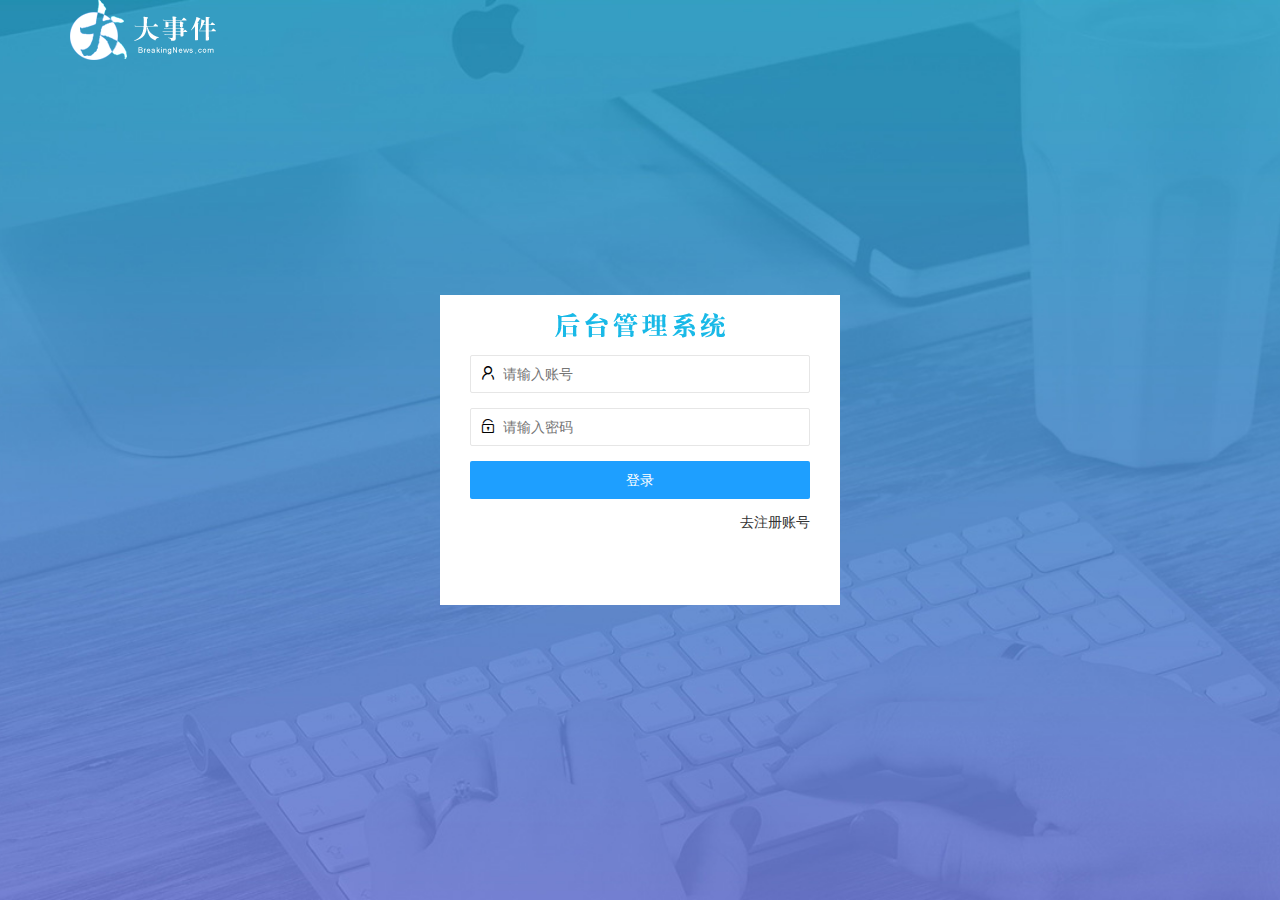
<file: login.html>
<!DOCTYPE html>
<html lang="en">
<head>
    <meta charset="UTF-8">
    <meta name="viewport" content="width=device-width, initial-scale=1.0">
    <title>大事件 登录/注册</title>
    <!-- 引入自己的登录css文件 -->
    <link rel="stylesheet" href="./assets/css/login.css">
    <!-- 引入layui中的css文件 -->
    <link rel="stylesheet" href="./assets/lib/layui/css/layui.css">
</head>
<body>
    <!-- logo部分 -->
    <div class="layui-main">
        <img src="./assets/images/logo.png" alt="">
    </div>
    <!-- 登录/注册模块 -->
    <div class="login-main">
        <!-- 标题部分 -->
        <div class="title-box">
        </div>
        <!-- 登录部分 -->
        <div class="login-box">
            <form class="layui-form" id="form-lg">
                <!-- 用户部分 -->
                <div class="layui-form-item">
                    <i class="layui-icon layui-icon-username"></i>
                    <input type="text" name="username" required lay-verify="required" placeholder="请输入账号" autocomplete="off" class="layui-input">
                </div>
                <!-- 密码部分 -->
                <div class="layui-form-item">
                    <i class="layui-icon layui-icon-password"></i>
                    <input type="password" name="password" required lay-verify="required|pwd" placeholder="请输入密码" autocomplete="off" class="layui-input">
                </div>
                <!-- 登录按钮部分 -->
                <div class="layui-form-item">
                    <button class="layui-btn layui-btn-fluid layui-btn-normal" lay-submit>登录</button>
                </div>
                <div class="layui-form-item links">
                    <a href="javascript:;" id="link-lg">去注册账号</a>
                </div>
            </form>
        </div>
        <!-- 注册部分 -->
        <div class="reg-box">
            <form class="layui-form" id="form-reg">
                <!-- 用户部分 -->
                <div class="layui-form-item">
                    <i class="layui-icon layui-icon-username"></i>
                    <input type="text" name="username" required lay-verify="required" placeholder="请输入账号" autocomplete="off" class="layui-input">
                </div>
                <!-- 密码部分 -->
                <div class="layui-form-item">
                    <i class="layui-icon layui-icon-password"></i>
                    <input type="password" name="password" required lay-verify="required|pwd" placeholder="请输入密码" autocomplete="off" class="layui-input">
                </div>
                <!-- 再次确认密码部分 -->
                <div class="layui-form-item">
                    <i class="layui-icon layui-icon-password"></i>
                    <input type="password" name="repassword" required lay-verify="required|pwd|repwd" placeholder="再次确认密码" autocomplete="off" class="layui-input">
                </div>
                <!-- 注册按钮部分 -->
                <div class="layui-form-item">
                    <button class="layui-btn layui-btn-fluid layui-btn-normal" lay-submit>注册</button>
                </div>
                <div class="layui-form-item links">
                    <a href="javascript:;" id="link-reg">去登录</a>
                </div>
            </form>
        </div>
    </div>
    <!-- 引入layui的js文件 -->
    <script src="./assets/lib/layui/layui.all.js"></script>
    <!-- 引入jquery.js文件 -->
    <script src="./assets/lib/jquery.js"></script>
    <!-- 引入ajaxPrefilter函数文件 -->
    <script src="./assets/js/ajaxPrefilter.js"></script>
    <!-- 引入自己的js文件 -->
    <script src="./assets/js/login.js"></script>
</body>
</html>
</file>
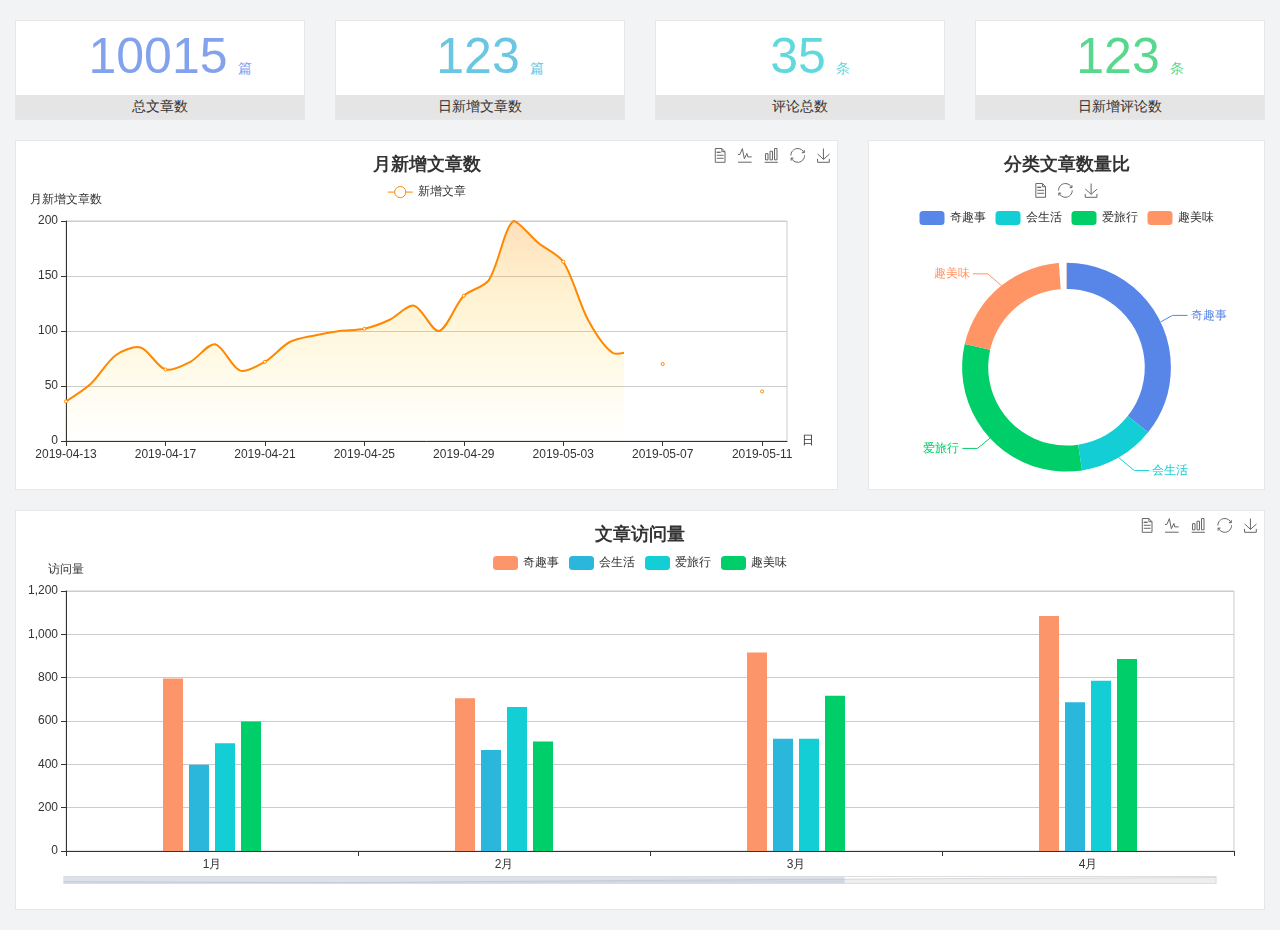
<file: home/dashboard.html>
<!DOCTYPE html>
<html lang="en">

<head>
  <meta charset="UTF-8">
  <meta name="viewport" content="width=device-width, initial-scale=1.0">
  <meta http-equiv="X-UA-Compatible" content="ie=edge">
  <title>图表统计</title>
  <link rel="stylesheet" href="../../assets/lib/bootstrap.css" />
  <link rel="stylesheet" href="../../assets/lib/main.css" />
  <script src="../../assets/lib/jquery.js"></script>
  <script type="text/javascript" src="../../assets/lib/echarts.min.js"></script>
</head>

<body>
  <div class="container-fluid">
    <div class="row spannel_list">
      <div class="col-sm-3 col-xs-6">
        <div class="spannel">
          <em>10015</em><span>篇</span>
          <b>总文章数</b>
        </div>
      </div>
      <div class="col-sm-3 col-xs-6">
        <div class="spannel scolor01">
          <em>123</em><span>篇</span>
          <b>日新增文章数</b>
        </div>
      </div>
      <div class="col-sm-3 col-xs-6">
        <div class="spannel scolor02">
          <em>35</em><span>条</span>
          <b>评论总数</b>
        </div>
      </div>
      <div class="col-sm-3 col-xs-6">
        <div class="spannel scolor03">
          <em>123</em><span>条</span>
          <b>日新增评论数</b>
        </div>
      </div>
    </div>
  </div>

  <div class="container-fluid">
    <div class="row curve-pie">
      <div class="col-lg-8 col-md-8">
        <div class="gragh_pannel" id="curve_show"></div>
      </div>
      <div class="col-lg-4 col-md-4">
        <div class="gragh_pannel" id="pie_show"></div>
      </div>
    </div>
  </div>

  <div class="container-fluid">
    <div class="column_pannel" id="column_show"></div>
  </div>

  <script>
    var oChart = echarts.init(document.getElementById('curve_show'));
    var aList_all = [
      { 'count': 36, 'date': '2019-04-13' },
      { 'count': 52, 'date': '2019-04-14' },
      { 'count': 78, 'date': '2019-04-15' },
      { 'count': 85, 'date': '2019-04-16' },
      { 'count': 65, 'date': '2019-04-17' },
      { 'count': 72, 'date': '2019-04-18' },
      { 'count': 88, 'date': '2019-04-19' },
      { 'count': 64, 'date': '2019-04-20' },
      { 'count': 72, 'date': '2019-04-21' },
      { 'count': 90, 'date': '2019-04-22' },
      { 'count': 96, 'date': '2019-04-23' },
      { 'count': 100, 'date': '2019-04-24' },
      { 'count': 102, 'date': '2019-04-25' },
      { 'count': 110, 'date': '2019-04-26' },
      { 'count': 123, 'date': '2019-04-27' },
      { 'count': 100, 'date': '2019-04-28' },
      { 'count': 132, 'date': '2019-04-29' },
      { 'count': 146, 'date': '2019-04-30' },
      { 'count': 200, 'date': '2019-05-01' },
      { 'count': 180, 'date': '2019-05-02' },
      { 'count': 163, 'date': '2019-05-03' },
      { 'count': 110, 'date': '2019-05-04' },
      { 'count': 80, 'date': '2019-05-05' },
      { 'count': 82, 'date': '2019-05-06' },
      { 'count': 70, 'date': '2019-05-07' },
      { 'count': 65, 'date': '2019-05-08' },
      { 'count': 54, 'date': '2019-05-09' },
      { 'count': 40, 'date': '2019-05-10' },
      { 'count': 45, 'date': '2019-05-11' },
      { 'count': 38, 'date': '2019-05-12' },
    ];

    let aCount = [];
    let aDate = [];

    for (var i = 0; i < aList_all.length; i++) {
      aCount.push(aList_all[i].count);
      aDate.push(aList_all[i].date);
    }

    var chartopt = {
      title: {
        text: '月新增文章数',
        left: 'center',
        top: '10'
      },
      tooltip: {
        trigger: 'axis'
      },
      legend: {
        data: ['新增文章'],
        top: '40'
      },
      toolbox: {
        show: true,
        feature: {
          mark: { show: true },
          dataView: { show: true, readOnly: false },
          magicType: { show: true, type: ['line', 'bar'] },
          restore: { show: true },
          saveAsImage: { show: true }
        }
      },
      calculable: true,
      xAxis: [
        {
          name: '日',
          type: 'category',
          boundaryGap: false,
          data: aDate
        }
      ],
      yAxis: [
        {
          name: '月新增文章数',
          type: 'value'
        }
      ],
      series: [
        {
          name: '新增文章',
          type: 'line',
          smooth: true,
          itemStyle: { normal: { areaStyle: { type: 'default' }, color: '#f80' }, lineStyle: { color: '#f80' } },
          data: aCount
        }],
      areaStyle: {
        normal: {
          color: new echarts.graphic.LinearGradient(0, 0, 0, 1, [{
            offset: 0,
            color: 'rgba(255,136,0,0.39)'
          }, {
            offset: .34,
            color: 'rgba(255,180,0,0.25)'
          }, {
            offset: 1,
            color: 'rgba(255,222,0,0.00)'
          }])

        }
      },
      grid: {
        show: true,
        x: 50,
        x2: 50,
        y: 80,
        height: 220
      }
    };

    oChart.setOption(chartopt);


    var oPie = echarts.init(document.getElementById('pie_show'));
    var oPieopt =
    {
      title: {
        top: 10,
        text: '分类文章数量比',
        x: 'center'
      },
      tooltip: {
        trigger: 'item',
        formatter: "{a} <br/>{b} : {c} ({d}%)"
      },
      color: ['#5885e8', '#13cfd5', '#00ce68', '#ff9565'],
      legend: {
        x: 'center',
        top: 65,
        data: ['奇趣事', '会生活', '爱旅行', '趣美味']
      },
      toolbox: {
        show: true,
        x: 'center',
        top: 35,
        feature: {
          mark: { show: true },
          dataView: { show: true, readOnly: false },
          magicType: {
            show: true,
            type: ['pie', 'funnel'],
            option: {
              funnel: {
                x: '25%',
                width: '50%',
                funnelAlign: 'left',
                max: 1548
              }
            }
          },
          restore: { show: true },
          saveAsImage: { show: true }
        }
      },
      calculable: true,
      series: [
        {
          name: '访问来源',
          type: 'pie',
          radius: ['45%', '60%'],
          center: ['50%', '65%'],
          data: [
            { value: 300, name: '奇趣事' },
            { value: 100, name: '会生活' },
            { value: 260, name: '爱旅行' },
            { value: 180, name: '趣美味' }
          ]
        }
      ]
    };
    oPie.setOption(oPieopt);



    var oColumn = this.echarts.init(document.getElementById('column_show'));
    var oColumnopt =
    {
      title: {
        text: '文章访问量',
        left: 'center',
        top: '10'
      },
      tooltip: {
        trigger: 'axis'
      },
      legend: {
        data: ['奇趣事', '会生活', '爱旅行', '趣美味'],
        top: '40'
      },
      toolbox: {
        show: true,
        feature: {
          mark: { show: true },
          dataView: { show: true, readOnly: false },
          magicType: { show: true, type: ['line', 'bar'] },
          restore: { show: true },
          saveAsImage: { show: true }
        }
      },
      calculable: true,
      xAxis: [
        {
          type: 'category',
          data: ['1月', '2月', '3月', '4月', '5月']
        }
      ],
      yAxis: [
        {
          name: '访问量',
          type: 'value'
        }
      ],
      series: [
        {
          name: '奇趣事',
          type: 'bar',
          barWidth: 20,
          itemStyle: {
            normal: { areaStyle: { type: 'default' }, color: '#fd956a' }
          },
          data: [800, 708, 920, 1090, 1200]
        },
        {
          name: '会生活',
          type: 'bar',
          barWidth: 20,
          itemStyle: {
            normal: { areaStyle: { type: 'default' }, color: '#2bb6db' }
          },
          data: [400, 468, 520, 690, 800]
        },
        {
          name: '爱旅行',
          type: 'bar',
          barWidth: 20,
          itemStyle: {
            normal: { areaStyle: { type: 'default' }, color: '#13cfd5' }
          },
          data: [500, 668, 520, 790, 900]
        },
        {
          name: '趣美味',
          type: 'bar',
          barWidth: 20,
          itemStyle: {
            normal: { areaStyle: { type: 'default' }, color: '#00ce68' }
          },
          data: [600, 508, 720, 890, 1000]
        }
      ],
      grid: {
        show: true,
        x: 50,
        x2: 30,
        y: 80,
        height: 260
      },
      dataZoom: [//给x轴设置滚动条
        {
          start: 0,//默认为0
          end: 100 - 1000 / 31,//默认为100
          type: 'slider',
          show: true,
          xAxisIndex: [0],
          handleSize: 0,//滑动条的 左右2个滑动条的大小
          height: 8,//组件高度
          left: 45, //左边的距离
          right: 50,//右边的距离
          bottom: 26,//右边的距离
          handleColor: '#ddd',//h滑动图标的颜色
          handleStyle: {
            borderColor: "#cacaca",
            borderWidth: "1",
            shadowBlur: 2,
            background: "#ddd",
            shadowColor: "#ddd",
          }
        }]
    };
    oColumn.setOption(oColumnopt);
  </script>
</body>

</html>
</file>
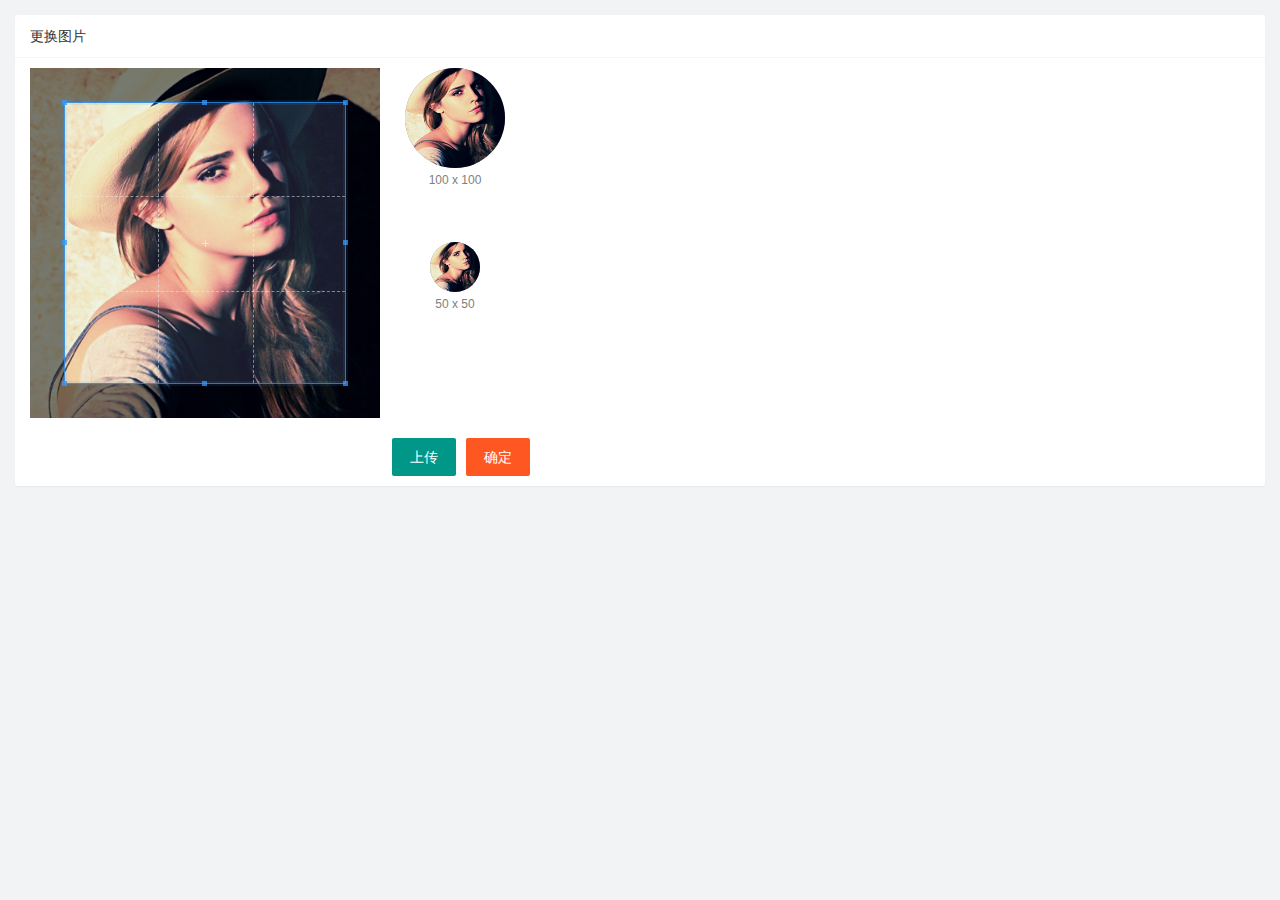
<file: user/user-img.html>
<!DOCTYPE html>
<html lang="en">

<head>
    <meta charset="UTF-8">
    <meta name="viewport" content="width=device-width, initial-scale=1.0">
    <title>Document</title>
    <!-- 引入layui的css文件 -->
    <link rel="stylesheet" href="../assets/lib/layui/css/layui.css">
    <!-- 引入cropper中的css文件 -->
    <link rel="stylesheet" href="../assets/lib/cropper/cropper.css">
    <!-- 引入自己的css文件 -->
    <link rel="stylesheet" href="../assets/css/user/user-img.css">
</head>

<body>
    <div class="layui-card">
        <div class="layui-card-header">更换图片</div>
        <div class="layui-card-body">
            <!-- 第一行的图片裁剪和预览区域 -->
            <div class="row1">
                <!-- 图片裁剪区域 -->
                <div class="cropper-box">
                    <!-- 这个 img 标签很重要，将来会把它初始化为裁剪区域 -->
                    <img id="image" src="../assets/images/sample.jpg" />
                </div>
                <!-- 图片的预览区域 -->
                <div class="preview-box">
                    <div>
                        <!-- 宽高为 100px 的预览区域 -->
                        <div class="img-preview w100"></div>
                        <p class="size">100 x 100</p>
                    </div>
                    <div>
                        <!-- 宽高为 50px 的预览区域 -->
                        <div class="img-preview w50"></div>
                        <p class="size">50 x 50</p>
                    </div>
                </div>
            </div>

            <!-- 第二行的按钮区域 -->
            <div class="row2">
                <!-- 通过 accept 属性，可以指定，允许用户选择什么类型的文件 -->
                <input type="file" id="file" accept="image/png,image/jpeg" />
                <button type="button" class="layui-btn" id="btnChooseImage">上传</button>
                <button type="button" class="layui-btn layui-btn-danger" id="btnUpload">确定</button>
            </div>
        </div>
        <!-- 引入layui的js文件 -->
        <script src="../assets/lib/layui/layui.all.js"></script>
        <!-- 引入jquery的js文件 -->
        <script src="../assets/lib/jquery.js"></script>
        <script src="../assets/js/ajaxPrefilter.js"></script>
        <!-- 引入cropper里的js文件 -->
        <script src="../assets/lib/cropper/Cropper.js"></script>
        <script src="../assets/lib/cropper/jquery-cropper.js"></script>
        <!-- 引入自己的js文件 -->
        <script src="../assets/js/user/user-img.js"></script>
</body>

</html>
</file>
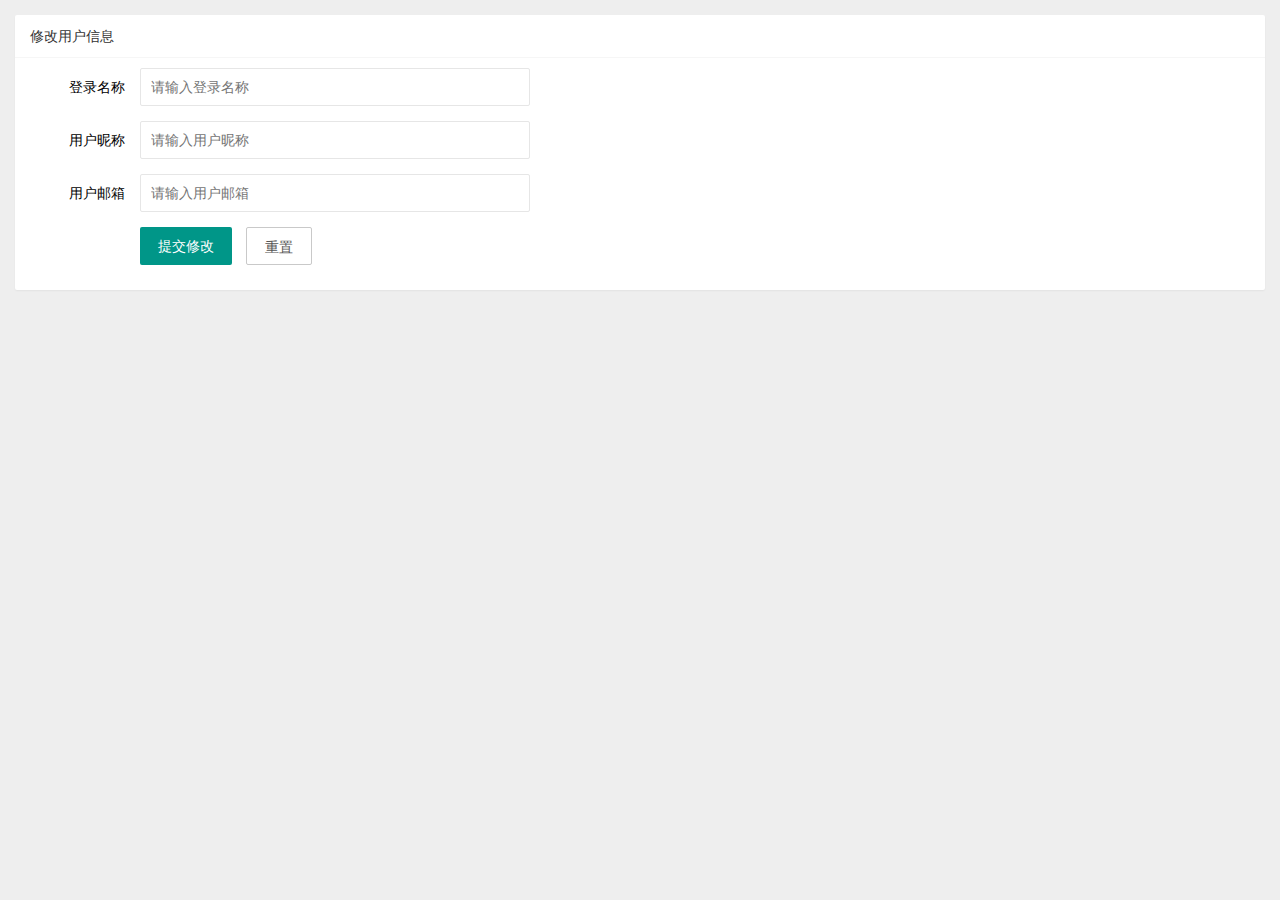
<file: user/user-info.html>
<!DOCTYPE html>
<html>

<head>
    <meta charset="utf-8">
    <meta name="viewport" content="width=device-width, initial-scale=1, maximum-scale=1">
    <title>大事件后台管理系统</title>
    <!-- 导入 layui 的样式 -->
    <link rel="stylesheet" href="/assets/lib/layui/css/layui.css" />
    <!-- 引入自己的index.css文件 -->
    <link rel="stylesheet" href="../assets/css/user/user-info.css">
</head>

<body class="layui-layout-body">
    <div class="layui-body">
        <!-- 内容主体区域 -->
        <div class="layui-card">
            <div class="layui-card-header">修改用户信息</div>
            <div class="layui-card-body">
                <form class="layui-form" lay-filter="formUserInfo">
                    <input type="hidden" name="id">
                    <div class="layui-form-item">
                        <label class="layui-form-label">登录名称</label>
                        <div class="layui-input-block">
                            <input type="text" name="username" required lay-verify="required" placeholder="请输入登录名称"
                                autocomplete="off" class="layui-input"/>
                        </div>
                    </div>
                    <div class="layui-form-item">
                        <label class="layui-form-label">用户昵称</label>
                        <div class="layui-input-block">
                            <input type="text" name="nickname" required lay-verify="required|nickname" placeholder="请输入用户昵称"
                                autocomplete="off" class="layui-input"/>
                        </div>
                    </div>
                    <div class="layui-form-item">
                        <label class="layui-form-label">用户邮箱</label>
                        <div class="layui-input-block">
                            <input type="text" name="email" required lay-verify="required|email" placeholder="请输入用户邮箱"
                                autocomplete="off" class="layui-input"/>
                        </div>
                    </div>
                    <div class="layui-form-item">
                        <div class="layui-input-block">
                            <button class="layui-btn" lay-submit lay-filter="formDemo">提交修改</button>
                            <button type="reset" class="layui-btn layui-btn-primary" id="btnReset">重置</button>
                        </div>
                    </div>
                </form>
            </div>
        </div>
    </div>
    </form>
    <!-- 引入layui的js文件 -->
    <script src="../assets/lib/layui/layui.all.js"></script>
    <!-- 引入jquery.js文件 -->
    <script src="../assets/lib/jquery.js"></script>
    <!-- 引入ajax函数js文件 -->
    <script src="../assets/js/ajaxPrefilter.js"></script>
    <!-- 引入index.js文件 -->
    <script src="../assets/js/user/user-info.js"></script>
    </div>
</body>

</html>
</file>
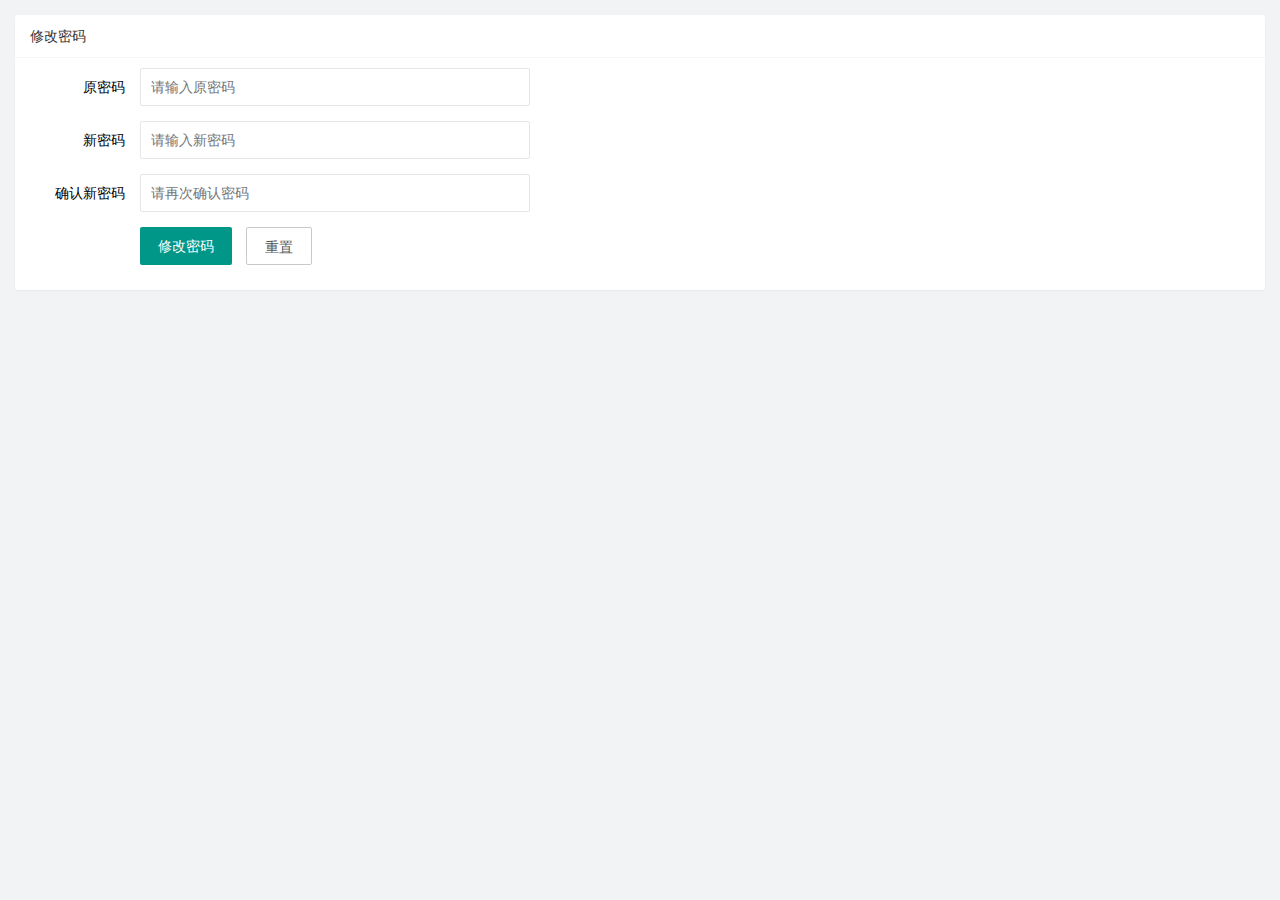
<file: user/user-pwd.html>
<!DOCTYPE html>
<html lang="en">

<head>
    <meta charset="UTF-8">
    <meta name="viewport" content="width=device-width, initial-scale=1.0">
    <title>Document</title>
    <!-- 引入layui的css文件 -->
    <link rel="stylesheet" href="../assets/lib/layui/css/layui.css">
    <!-- 引入自己的css文件 -->
    <link rel="stylesheet" href="../assets/css/user/user-pwd.css">
</head>
<body>
    <div class="layui-card">
        <div class="layui-card-header">修改密码</div>
        <div class="layui-card-body">
            <form class="layui-form">
                <div class="layui-form-item">
                    <label class="layui-form-label">原密码</label>
                    <div class="layui-input-block">
                        <input type="password" name="oldPwd" required lay-verify="required|pwd" placeholder="请输入原密码"
                            autocomplete="off" class="layui-input" />
                    </div>
                </div>
                <div class="layui-form-item">
                    <label class="layui-form-label">新密码</label>
                    <div class="layui-input-block">
                        <input type="password" name="newPwd" required lay-verify="required|pwd|samePwd"
                            placeholder="请输入新密码" autocomplete="off" class="layui-input" />
                    </div>
                </div>
                <div class="layui-form-item">
                    <label class="layui-form-label">确认新密码</label>
                    <div class="layui-input-block">
                        <input type="password" name="rePwd" required lay-verify="required|pwd|rePwd"
                            placeholder="请再次确认密码" autocomplete="off" class="layui-input" />
                    </div>
                </div>
                <div class="layui-form-item">
                    <div class="layui-input-block">
                        <button class="layui-btn" lay-submit lay-filter="formDemo">修改密码</button>
                        <button type="reset" class="layui-btn layui-btn-primary">重置</button>
                    </div>
                </div>
            </form>
        </div>
    </div>
    <!-- 引入layui的js文件 -->
    <script src="../assets/lib/layui/layui.all.js"></script>
    <!-- 引入jquery的js文件 -->
    <script src="../assets/lib/jquery.js"></script>
    <script src="../assets/js/ajaxPrefilter.js"></script>
    <!-- 引入自己的js文件 -->
    <script src="../assets/js/user/user-pwd.js"></script>
</body>

</html>
</file>
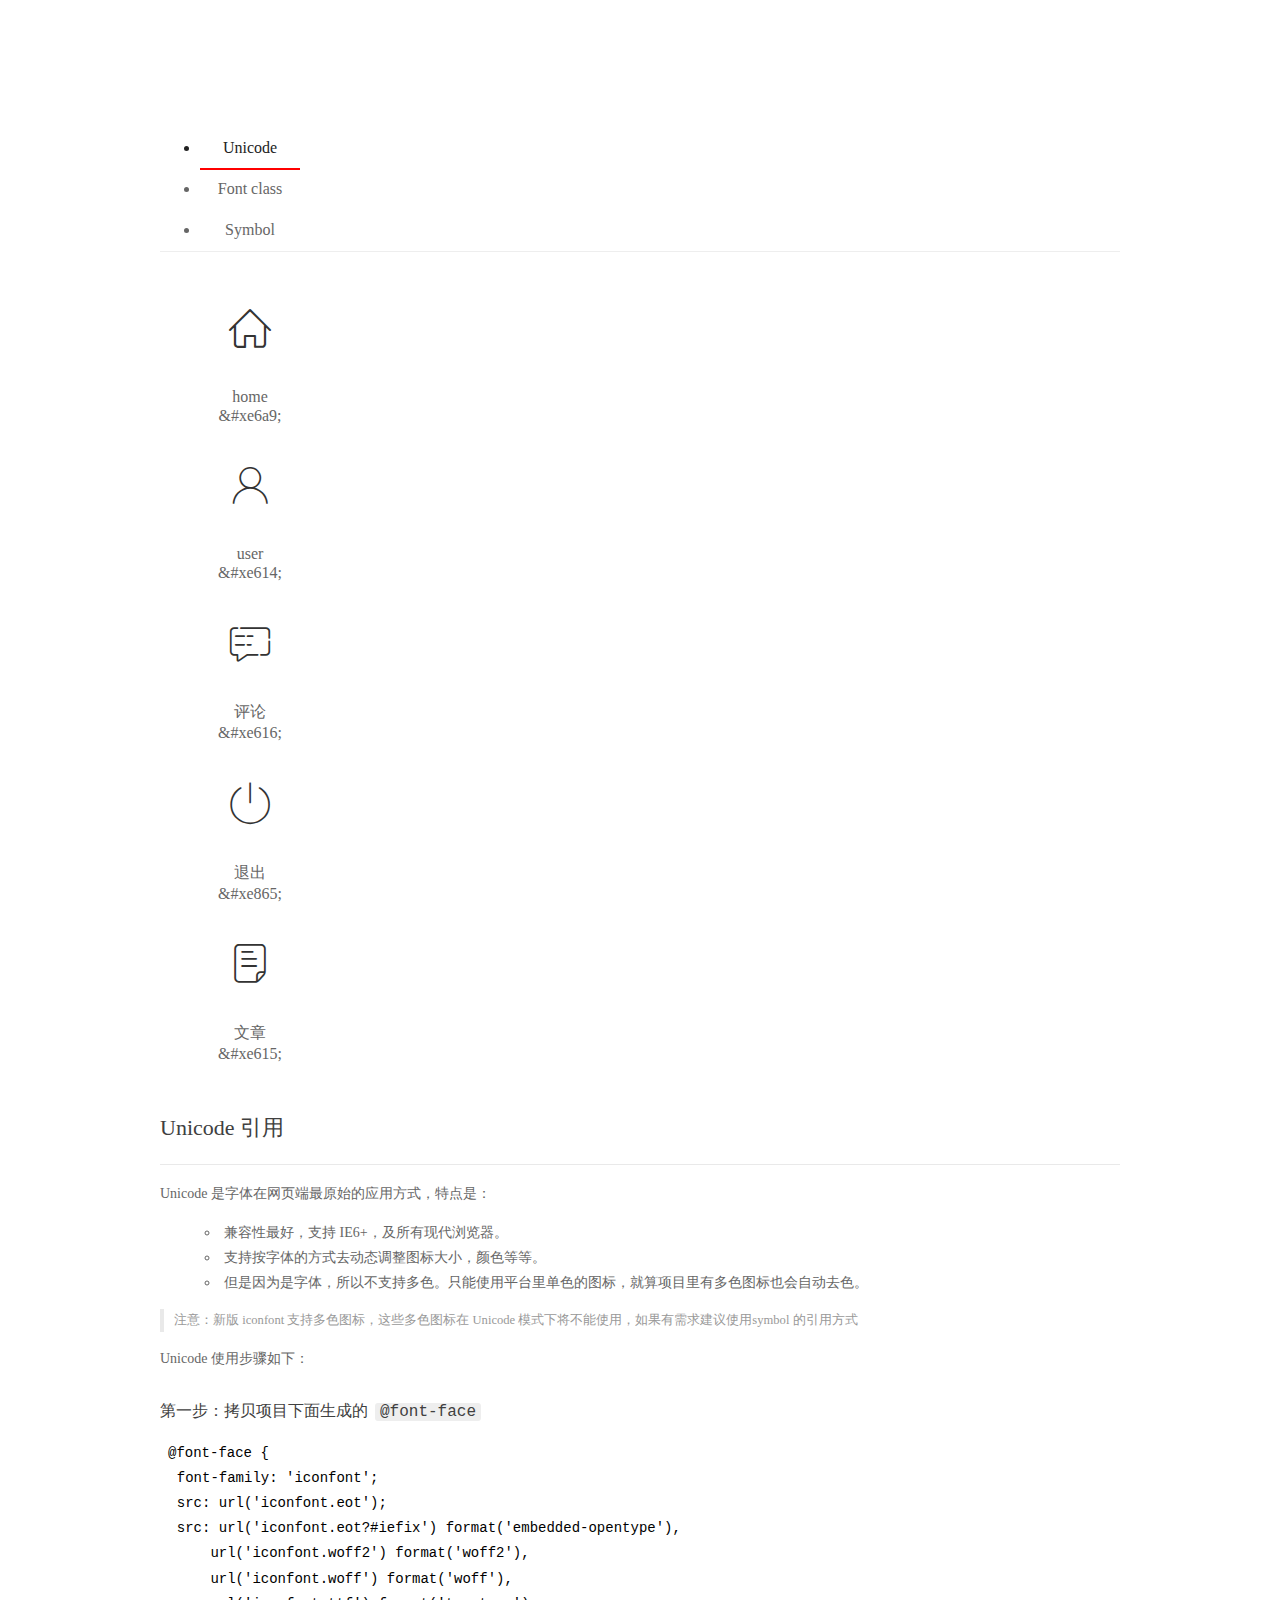
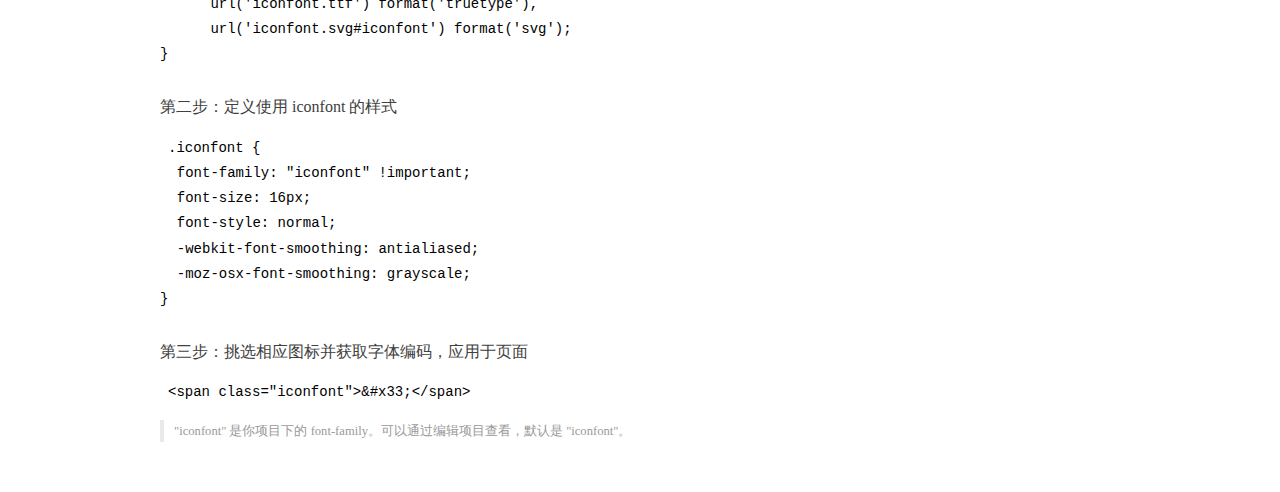
<file: assets/fonts/demo_index.html>
<!DOCTYPE html>
<html>
<head>
  <meta charset="utf-8"/>
  <title>IconFont Demo</title>
  <link rel="shortcut icon" href="https://gtms04.alicdn.com/tps/i4/TB1_oz6GVXXXXaFXpXXJDFnIXXX-64-64.ico" type="image/x-icon"/>
  <link rel="stylesheet" href="https://g.alicdn.com/thx/cube/1.3.2/cube.min.css">
  <link rel="stylesheet" href="demo.css">
  <link rel="stylesheet" href="iconfont.css">
  <script src="iconfont.js"></script>
  <!-- jQuery -->
  <script src="https://a1.alicdn.com/oss/uploads/2018/12/26/7bfddb60-08e8-11e9-9b04-53e73bb6408b.js"></script>
  <!-- 代码高亮 -->
  <script src="https://a1.alicdn.com/oss/uploads/2018/12/26/a3f714d0-08e6-11e9-8a15-ebf944d7534c.js"></script>
</head>
<body>
  <div class="main">
    <h1 class="logo"><a href="https://www.iconfont.cn/" title="iconfont 首页" target="_blank">&#xe86b;</a></h1>
    <div class="nav-tabs">
      <ul id="tabs" class="dib-box">
        <li class="dib active"><span>Unicode</span></li>
        <li class="dib"><span>Font class</span></li>
        <li class="dib"><span>Symbol</span></li>
      </ul>
      
    </div>
    <div class="tab-container">
      <div class="content unicode" style="display: block;">
          <ul class="icon_lists dib-box">
          
            <li class="dib">
              <span class="icon iconfont">&#xe6a9;</span>
                <div class="name">home</div>
                <div class="code-name">&amp;#xe6a9;</div>
              </li>
          
            <li class="dib">
              <span class="icon iconfont">&#xe614;</span>
                <div class="name">user</div>
                <div class="code-name">&amp;#xe614;</div>
              </li>
          
            <li class="dib">
              <span class="icon iconfont">&#xe616;</span>
                <div class="name">评论</div>
                <div class="code-name">&amp;#xe616;</div>
              </li>
          
            <li class="dib">
              <span class="icon iconfont">&#xe865;</span>
                <div class="name">退出</div>
                <div class="code-name">&amp;#xe865;</div>
              </li>
          
            <li class="dib">
              <span class="icon iconfont">&#xe615;</span>
                <div class="name">文章</div>
                <div class="code-name">&amp;#xe615;</div>
              </li>
          
          </ul>
          <div class="article markdown">
          <h2 id="unicode-">Unicode 引用</h2>
          <hr>

          <p>Unicode 是字体在网页端最原始的应用方式，特点是：</p>
          <ul>
            <li>兼容性最好，支持 IE6+，及所有现代浏览器。</li>
            <li>支持按字体的方式去动态调整图标大小，颜色等等。</li>
            <li>但是因为是字体，所以不支持多色。只能使用平台里单色的图标，就算项目里有多色图标也会自动去色。</li>
          </ul>
          <blockquote>
            <p>注意：新版 iconfont 支持多色图标，这些多色图标在 Unicode 模式下将不能使用，如果有需求建议使用symbol 的引用方式</p>
          </blockquote>
          <p>Unicode 使用步骤如下：</p>
          <h3 id="-font-face">第一步：拷贝项目下面生成的 <code>@font-face</code></h3>
<pre><code class="language-css"
>@font-face {
  font-family: 'iconfont';
  src: url('iconfont.eot');
  src: url('iconfont.eot?#iefix') format('embedded-opentype'),
      url('iconfont.woff2') format('woff2'),
      url('iconfont.woff') format('woff'),
      url('iconfont.ttf') format('truetype'),
      url('iconfont.svg#iconfont') format('svg');
}
</code></pre>
          <h3 id="-iconfont-">第二步：定义使用 iconfont 的样式</h3>
<pre><code class="language-css"
>.iconfont {
  font-family: "iconfont" !important;
  font-size: 16px;
  font-style: normal;
  -webkit-font-smoothing: antialiased;
  -moz-osx-font-smoothing: grayscale;
}
</code></pre>
          <h3 id="-">第三步：挑选相应图标并获取字体编码，应用于页面</h3>
<pre>
<code class="language-html"
>&lt;span class="iconfont"&gt;&amp;#x33;&lt;/span&gt;
</code></pre>
          <blockquote>
            <p>"iconfont" 是你项目下的 font-family。可以通过编辑项目查看，默认是 "iconfont"。</p>
          </blockquote>
          </div>
      </div>
      <div class="content font-class">
        <ul class="icon_lists dib-box">
          
          <li class="dib">
            <span class="icon iconfont icon-home"></span>
            <div class="name">
              home
            </div>
            <div class="code-name">.icon-home
            </div>
          </li>
          
          <li class="dib">
            <span class="icon iconfont icon-user"></span>
            <div class="name">
              user
            </div>
            <div class="code-name">.icon-user
            </div>
          </li>
          
          <li class="dib">
            <span class="icon iconfont icon-pinglun"></span>
            <div class="name">
              评论
            </div>
            <div class="code-name">.icon-pinglun
            </div>
          </li>
          
          <li class="dib">
            <span class="icon iconfont icon-tuichu"></span>
            <div class="name">
              退出
            </div>
            <div class="code-name">.icon-tuichu
            </div>
          </li>
          
          <li class="dib">
            <span class="icon iconfont icon-16"></span>
            <div class="name">
              文章
            </div>
            <div class="code-name">.icon-16
            </div>
          </li>
          
        </ul>
        <div class="article markdown">
        <h2 id="font-class-">font-class 引用</h2>
        <hr>

        <p>font-class 是 Unicode 使用方式的一种变种，主要是解决 Unicode 书写不直观，语意不明确的问题。</p>
        <p>与 Unicode 使用方式相比，具有如下特点：</p>
        <ul>
          <li>兼容性良好，支持 IE8+，及所有现代浏览器。</li>
          <li>相比于 Unicode 语意明确，书写更直观。可以很容易分辨这个 icon 是什么。</li>
          <li>因为使用 class 来定义图标，所以当要替换图标时，只需要修改 class 里面的 Unicode 引用。</li>
          <li>不过因为本质上还是使用的字体，所以多色图标还是不支持的。</li>
        </ul>
        <p>使用步骤如下：</p>
        <h3 id="-fontclass-">第一步：引入项目下面生成的 fontclass 代码：</h3>
<pre><code class="language-html">&lt;link rel="stylesheet" href="./iconfont.css"&gt;
</code></pre>
        <h3 id="-">第二步：挑选相应图标并获取类名，应用于页面：</h3>
<pre><code class="language-html">&lt;span class="iconfont icon-xxx"&gt;&lt;/span&gt;
</code></pre>
        <blockquote>
          <p>"
            iconfont" 是你项目下的 font-family。可以通过编辑项目查看，默认是 "iconfont"。</p>
        </blockquote>
      </div>
      </div>
      <div class="content symbol">
          <ul class="icon_lists dib-box">
          
            <li class="dib">
                <svg class="icon svg-icon" aria-hidden="true">
                  <use xlink:href="#icon-home"></use>
                </svg>
                <div class="name">home</div>
                <div class="code-name">#icon-home</div>
            </li>
          
            <li class="dib">
                <svg class="icon svg-icon" aria-hidden="true">
                  <use xlink:href="#icon-user"></use>
                </svg>
                <div class="name">user</div>
                <div class="code-name">#icon-user</div>
            </li>
          
            <li class="dib">
                <svg class="icon svg-icon" aria-hidden="true">
                  <use xlink:href="#icon-pinglun"></use>
                </svg>
                <div class="name">评论</div>
                <div class="code-name">#icon-pinglun</div>
            </li>
          
            <li class="dib">
                <svg class="icon svg-icon" aria-hidden="true">
                  <use xlink:href="#icon-tuichu"></use>
                </svg>
                <div class="name">退出</div>
                <div class="code-name">#icon-tuichu</div>
            </li>
          
            <li class="dib">
                <svg class="icon svg-icon" aria-hidden="true">
                  <use xlink:href="#icon-16"></use>
                </svg>
                <div class="name">文章</div>
                <div class="code-name">#icon-16</div>
            </li>
          
          </ul>
          <div class="article markdown">
          <h2 id="symbol-">Symbol 引用</h2>
          <hr>

          <p>这是一种全新的使用方式，应该说这才是未来的主流，也是平台目前推荐的用法。相关介绍可以参考这篇<a href="">文章</a>
            这种用法其实是做了一个 SVG 的集合，与另外两种相比具有如下特点：</p>
          <ul>
            <li>支持多色图标了，不再受单色限制。</li>
            <li>通过一些技巧，支持像字体那样，通过 <code>font-size</code>, <code>color</code> 来调整样式。</li>
            <li>兼容性较差，支持 IE9+，及现代浏览器。</li>
            <li>浏览器渲染 SVG 的性能一般，还不如 png。</li>
          </ul>
          <p>使用步骤如下：</p>
          <h3 id="-symbol-">第一步：引入项目下面生成的 symbol 代码：</h3>
<pre><code class="language-html">&lt;script src="./iconfont.js"&gt;&lt;/script&gt;
</code></pre>
          <h3 id="-css-">第二步：加入通用 CSS 代码（引入一次就行）：</h3>
<pre><code class="language-html">&lt;style&gt;
.icon {
  width: 1em;
  height: 1em;
  vertical-align: -0.15em;
  fill: currentColor;
  overflow: hidden;
}
&lt;/style&gt;
</code></pre>
          <h3 id="-">第三步：挑选相应图标并获取类名，应用于页面：</h3>
<pre><code class="language-html">&lt;svg class="icon" aria-hidden="true"&gt;
  &lt;use xlink:href="#icon-xxx"&gt;&lt;/use&gt;
&lt;/svg&gt;
</code></pre>
          </div>
      </div>

    </div>
  </div>
  <script>
  $(document).ready(function () {
      $('.tab-container .content:first').show()

      $('#tabs li').click(function (e) {
        var tabContent = $('.tab-container .content')
        var index = $(this).index()

        if ($(this).hasClass('active')) {
          return
        } else {
          $('#tabs li').removeClass('active')
          $(this).addClass('active')

          tabContent.hide().eq(index).fadeIn()
        }
      })
    })
  </script>
</body>
</html>
</file>
<file: assets/css/login.css>
html, body {
    margin: 0;
    padding: 0;
    width: 100%;
    height: 100%;
    background: url(../images/login_bg.jpg) no-repeat top center;
    background-size: cover;
}
.login-main {
    position: absolute;
    left: 50%;
    top: 50%;
    width: 400px;
    height: 310px;
    transform: translate(-50% ,-50%);
    background-color: #fff;
}
.title-box {
    height: 60px;
    background: url(../images/login_title.png) no-repeat center;
}
.reg-box {
    display: none;
}
.layui-form {
    padding: 0 30px;
}
.links {
    display: flex;
    justify-content: flex-end;
}
.layui-form-item {
    position: relative;
}
.layui-icon {
    position: absolute;
    top: 10px;
    left: 10px;
}
.layui-form-item .layui-input {
    padding-left: 32px;
}
</file>
<file: assets/lib/layui/css/layui.css>
/** layui-v2.5.5 MIT License By https://www.layui.com */
 .layui-inline,img{display:inline-block;vertical-align:middle}h1,h2,h3,h4,h5,h6{font-weight:400}.layui-edge,.layui-header,.layui-inline,.layui-main{position:relative}.layui-body,.layui-edge,.layui-elip{overflow:hidden}.layui-btn,.layui-edge,.layui-inline,img{vertical-align:middle}.layui-btn,.layui-disabled,.layui-icon,.layui-unselect{-moz-user-select:none;-webkit-user-select:none;-ms-user-select:none}.layui-elip,.layui-form-checkbox span,.layui-form-pane .layui-form-label{text-overflow:ellipsis;white-space:nowrap}.layui-breadcrumb,.layui-tree-btnGroup{visibility:hidden}blockquote,body,button,dd,div,dl,dt,form,h1,h2,h3,h4,h5,h6,input,li,ol,p,pre,td,textarea,th,ul{margin:0;padding:0;-webkit-tap-highlight-color:rgba(0,0,0,0)}a:active,a:hover{outline:0}img{border:none}li{list-style:none}table{border-collapse:collapse;border-spacing:0}h4,h5,h6{font-size:100%}button,input,optgroup,option,select,textarea{font-family:inherit;font-size:inherit;font-style:inherit;font-weight:inherit;outline:0}pre{white-space:pre-wrap;white-space:-moz-pre-wrap;white-space:-pre-wrap;white-space:-o-pre-wrap;word-wrap:break-word}body{line-height:24px;font:14px Helvetica Neue,Helvetica,PingFang SC,Tahoma,Arial,sans-serif}hr{height:1px;margin:10px 0;border:0;clear:both}a{color:#333;text-decoration:none}a:hover{color:#777}a cite{font-style:normal;*cursor:pointer}.layui-border-box,.layui-border-box *{box-sizing:border-box}.layui-box,.layui-box *{box-sizing:content-box}.layui-clear{clear:both;*zoom:1}.layui-clear:after{content:'\20';clear:both;*zoom:1;display:block;height:0}.layui-inline{*display:inline;*zoom:1}.layui-edge{display:inline-block;width:0;height:0;border-width:6px;border-style:dashed;border-color:transparent}.layui-edge-top{top:-4px;border-bottom-color:#999;border-bottom-style:solid}.layui-edge-right{border-left-color:#999;border-left-style:solid}.layui-edge-bottom{top:2px;border-top-color:#999;border-top-style:solid}.layui-edge-left{border-right-color:#999;border-right-style:solid}.layui-disabled,.layui-disabled:hover{color:#d2d2d2!important;cursor:not-allowed!important}.layui-circle{border-radius:100%}.layui-show{display:block!important}.layui-hide{display:none!important}@font-face{font-family:layui-icon;src:url(../font/iconfont.eot?v=250);src:url(../font/iconfont.eot?v=250#iefix) format('embedded-opentype'),url(../font/iconfont.woff2?v=250) format('woff2'),url(../font/iconfont.woff?v=250) format('woff'),url(../font/iconfont.ttf?v=250) format('truetype'),url(../font/iconfont.svg?v=250#layui-icon) format('svg')}.layui-icon{font-family:layui-icon!important;font-size:16px;font-style:normal;-webkit-font-smoothing:antialiased;-moz-osx-font-smoothing:grayscale}.layui-icon-reply-fill:before{content:"\e611"}.layui-icon-set-fill:before{content:"\e614"}.layui-icon-menu-fill:before{content:"\e60f"}.layui-icon-search:before{content:"\e615"}.layui-icon-share:before{content:"\e641"}.layui-icon-set-sm:before{content:"\e620"}.layui-icon-engine:before{content:"\e628"}.layui-icon-close:before{content:"\1006"}.layui-icon-close-fill:before{content:"\1007"}.layui-icon-chart-screen:before{content:"\e629"}.layui-icon-star:before{content:"\e600"}.layui-icon-circle-dot:before{content:"\e617"}.layui-icon-chat:before{content:"\e606"}.layui-icon-release:before{content:"\e609"}.layui-icon-list:before{content:"\e60a"}.layui-icon-chart:before{content:"\e62c"}.layui-icon-ok-circle:before{content:"\1005"}.layui-icon-layim-theme:before{content:"\e61b"}.layui-icon-table:before{content:"\e62d"}.layui-icon-right:before{content:"\e602"}.layui-icon-left:before{content:"\e603"}.layui-icon-cart-simple:before{content:"\e698"}.layui-icon-face-cry:before{content:"\e69c"}.layui-icon-face-smile:before{content:"\e6af"}.layui-icon-survey:before{content:"\e6b2"}.layui-icon-tree:before{content:"\e62e"}.layui-icon-upload-circle:before{content:"\e62f"}.layui-icon-add-circle:before{content:"\e61f"}.layui-icon-download-circle:before{content:"\e601"}.layui-icon-templeate-1:before{content:"\e630"}.layui-icon-util:before{content:"\e631"}.layui-icon-face-surprised:before{content:"\e664"}.layui-icon-edit:before{content:"\e642"}.layui-icon-speaker:before{content:"\e645"}.layui-icon-down:before{content:"\e61a"}.layui-icon-file:before{content:"\e621"}.layui-icon-layouts:before{content:"\e632"}.layui-icon-rate-half:before{content:"\e6c9"}.layui-icon-add-circle-fine:before{content:"\e608"}.layui-icon-prev-circle:before{content:"\e633"}.layui-icon-read:before{content:"\e705"}.layui-icon-404:before{content:"\e61c"}.layui-icon-carousel:before{content:"\e634"}.layui-icon-help:before{content:"\e607"}.layui-icon-code-circle:before{content:"\e635"}.layui-icon-water:before{content:"\e636"}.layui-icon-username:before{content:"\e66f"}.layui-icon-find-fill:before{content:"\e670"}.layui-icon-about:before{content:"\e60b"}.layui-icon-location:before{content:"\e715"}.layui-icon-up:before{content:"\e619"}.layui-icon-pause:before{content:"\e651"}.layui-icon-date:before{content:"\e637"}.layui-icon-layim-uploadfile:before{content:"\e61d"}.layui-icon-delete:before{content:"\e640"}.layui-icon-play:before{content:"\e652"}.layui-icon-top:before{content:"\e604"}.layui-icon-friends:before{content:"\e612"}.layui-icon-refresh-3:before{content:"\e9aa"}.layui-icon-ok:before{content:"\e605"}.layui-icon-layer:before{content:"\e638"}.layui-icon-face-smile-fine:before{content:"\e60c"}.layui-icon-dollar:before{content:"\e659"}.layui-icon-group:before{content:"\e613"}.layui-icon-layim-download:before{content:"\e61e"}.layui-icon-picture-fine:before{content:"\e60d"}.layui-icon-link:before{content:"\e64c"}.layui-icon-diamond:before{content:"\e735"}.layui-icon-log:before{content:"\e60e"}.layui-icon-rate-solid:before{content:"\e67a"}.layui-icon-fonts-del:before{content:"\e64f"}.layui-icon-unlink:before{content:"\e64d"}.layui-icon-fonts-clear:before{content:"\e639"}.layui-icon-triangle-r:before{content:"\e623"}.layui-icon-circle:before{content:"\e63f"}.layui-icon-radio:before{content:"\e643"}.layui-icon-align-center:before{content:"\e647"}.layui-icon-align-right:before{content:"\e648"}.layui-icon-align-left:before{content:"\e649"}.layui-icon-loading-1:before{content:"\e63e"}.layui-icon-return:before{content:"\e65c"}.layui-icon-fonts-strong:before{content:"\e62b"}.layui-icon-upload:before{content:"\e67c"}.layui-icon-dialogue:before{content:"\e63a"}.layui-icon-video:before{content:"\e6ed"}.layui-icon-headset:before{content:"\e6fc"}.layui-icon-cellphone-fine:before{content:"\e63b"}.layui-icon-add-1:before{content:"\e654"}.layui-icon-face-smile-b:before{content:"\e650"}.layui-icon-fonts-html:before{content:"\e64b"}.layui-icon-form:before{content:"\e63c"}.layui-icon-cart:before{content:"\e657"}.layui-icon-camera-fill:before{content:"\e65d"}.layui-icon-tabs:before{content:"\e62a"}.layui-icon-fonts-code:before{content:"\e64e"}.layui-icon-fire:before{content:"\e756"}.layui-icon-set:before{content:"\e716"}.layui-icon-fonts-u:before{content:"\e646"}.layui-icon-triangle-d:before{content:"\e625"}.layui-icon-tips:before{content:"\e702"}.layui-icon-picture:before{content:"\e64a"}.layui-icon-more-vertical:before{content:"\e671"}.layui-icon-flag:before{content:"\e66c"}.layui-icon-loading:before{content:"\e63d"}.layui-icon-fonts-i:before{content:"\e644"}.layui-icon-refresh-1:before{content:"\e666"}.layui-icon-rmb:before{content:"\e65e"}.layui-icon-home:before{content:"\e68e"}.layui-icon-user:before{content:"\e770"}.layui-icon-notice:before{content:"\e667"}.layui-icon-login-weibo:before{content:"\e675"}.layui-icon-voice:before{content:"\e688"}.layui-icon-upload-drag:before{content:"\e681"}.layui-icon-login-qq:before{content:"\e676"}.layui-icon-snowflake:before{content:"\e6b1"}.layui-icon-file-b:before{content:"\e655"}.layui-icon-template:before{content:"\e663"}.layui-icon-auz:before{content:"\e672"}.layui-icon-console:before{content:"\e665"}.layui-icon-app:before{content:"\e653"}.layui-icon-prev:before{content:"\e65a"}.layui-icon-website:before{content:"\e7ae"}.layui-icon-next:before{content:"\e65b"}.layui-icon-component:before{content:"\e857"}.layui-icon-more:before{content:"\e65f"}.layui-icon-login-wechat:before{content:"\e677"}.layui-icon-shrink-right:before{content:"\e668"}.layui-icon-spread-left:before{content:"\e66b"}.layui-icon-camera:before{content:"\e660"}.layui-icon-note:before{content:"\e66e"}.layui-icon-refresh:before{content:"\e669"}.layui-icon-female:before{content:"\e661"}.layui-icon-male:before{content:"\e662"}.layui-icon-password:before{content:"\e673"}.layui-icon-senior:before{content:"\e674"}.layui-icon-theme:before{content:"\e66a"}.layui-icon-tread:before{content:"\e6c5"}.layui-icon-praise:before{content:"\e6c6"}.layui-icon-star-fill:before{content:"\e658"}.layui-icon-rate:before{content:"\e67b"}.layui-icon-template-1:before{content:"\e656"}.layui-icon-vercode:before{content:"\e679"}.layui-icon-cellphone:before{content:"\e678"}.layui-icon-screen-full:before{content:"\e622"}.layui-icon-screen-restore:before{content:"\e758"}.layui-icon-cols:before{content:"\e610"}.layui-icon-export:before{content:"\e67d"}.layui-icon-print:before{content:"\e66d"}.layui-icon-slider:before{content:"\e714"}.layui-icon-addition:before{content:"\e624"}.layui-icon-subtraction:before{content:"\e67e"}.layui-icon-service:before{content:"\e626"}.layui-icon-transfer:before{content:"\e691"}.layui-main{width:1140px;margin:0 auto}.layui-header{z-index:1000;height:60px}.layui-header a:hover{transition:all .5s;-webkit-transition:all .5s}.layui-side{position:fixed;left:0;top:0;bottom:0;z-index:999;width:200px;overflow-x:hidden}.layui-side-scroll{position:relative;width:220px;height:100%;overflow-x:hidden}.layui-body{position:absolute;left:200px;right:0;top:0;bottom:0;z-index:998;width:auto;overflow-y:auto;box-sizing:border-box}.layui-layout-body{overflow:hidden}.layui-layout-admin .layui-header{background-color:#23262E}.layui-layout-admin .layui-side{top:60px;width:200px;overflow-x:hidden}.layui-layout-admin .layui-body{position:fixed;top:60px;bottom:44px}.layui-layout-admin .layui-main{width:auto;margin:0 15px}.layui-layout-admin .layui-footer{position:fixed;left:200px;right:0;bottom:0;height:44px;line-height:44px;padding:0 15px;background-color:#eee}.layui-layout-admin .layui-logo{position:absolute;left:0;top:0;width:200px;height:100%;line-height:60px;text-align:center;color:#009688;font-size:16px}.layui-layout-admin .layui-header .layui-nav{background:0 0}.layui-layout-left{position:absolute!important;left:200px;top:0}.layui-layout-right{position:absolute!important;right:0;top:0}.layui-container{position:relative;margin:0 auto;padding:0 15px;box-sizing:border-box}.layui-fluid{position:relative;margin:0 auto;padding:0 15px}.layui-row:after,.layui-row:before{content:'';display:block;clear:both}.layui-col-lg1,.layui-col-lg10,.layui-col-lg11,.layui-col-lg12,.layui-col-lg2,.layui-col-lg3,.layui-col-lg4,.layui-col-lg5,.layui-col-lg6,.layui-col-lg7,.layui-col-lg8,.layui-col-lg9,.layui-col-md1,.layui-col-md10,.layui-col-md11,.layui-col-md12,.layui-col-md2,.layui-col-md3,.layui-col-md4,.layui-col-md5,.layui-col-md6,.layui-col-md7,.layui-col-md8,.layui-col-md9,.layui-col-sm1,.layui-col-sm10,.layui-col-sm11,.layui-col-sm12,.layui-col-sm2,.layui-col-sm3,.layui-col-sm4,.layui-col-sm5,.layui-col-sm6,.layui-col-sm7,.layui-col-sm8,.layui-col-sm9,.layui-col-xs1,.layui-col-xs10,.layui-col-xs11,.layui-col-xs12,.layui-col-xs2,.layui-col-xs3,.layui-col-xs4,.layui-col-xs5,.layui-col-xs6,.layui-col-xs7,.layui-col-xs8,.layui-col-xs9{position:relative;display:block;box-sizing:border-box}.layui-col-xs1,.layui-col-xs10,.layui-col-xs11,.layui-col-xs12,.layui-col-xs2,.layui-col-xs3,.layui-col-xs4,.layui-col-xs5,.layui-col-xs6,.layui-col-xs7,.layui-col-xs8,.layui-col-xs9{float:left}.layui-col-xs1{width:8.33333333%}.layui-col-xs2{width:16.66666667%}.layui-col-xs3{width:25%}.layui-col-xs4{width:33.33333333%}.layui-col-xs5{width:41.66666667%}.layui-col-xs6{width:50%}.layui-col-xs7{width:58.33333333%}.layui-col-xs8{width:66.66666667%}.layui-col-xs9{width:75%}.layui-col-xs10{width:83.33333333%}.layui-col-xs11{width:91.66666667%}.layui-col-xs12{width:100%}.layui-col-xs-offset1{margin-left:8.33333333%}.layui-col-xs-offset2{margin-left:16.66666667%}.layui-col-xs-offset3{margin-left:25%}.layui-col-xs-offset4{margin-left:33.33333333%}.layui-col-xs-offset5{margin-left:41.66666667%}.layui-col-xs-offset6{margin-left:50%}.layui-col-xs-offset7{margin-left:58.33333333%}.layui-col-xs-offset8{margin-left:66.66666667%}.layui-col-xs-offset9{margin-left:75%}.layui-col-xs-offset10{margin-left:83.33333333%}.layui-col-xs-offset11{margin-left:91.66666667%}.layui-col-xs-offset12{margin-left:100%}@media screen and (max-width:768px){.layui-hide-xs{display:none!important}.layui-show-xs-block{display:block!important}.layui-show-xs-inline{display:inline!important}.layui-show-xs-inline-block{display:inline-block!important}}@media screen and (min-width:768px){.layui-container{width:750px}.layui-hide-sm{display:none!important}.layui-show-sm-block{display:block!important}.layui-show-sm-inline{display:inline!important}.layui-show-sm-inline-block{display:inline-block!important}.layui-col-sm1,.layui-col-sm10,.layui-col-sm11,.layui-col-sm12,.layui-col-sm2,.layui-col-sm3,.layui-col-sm4,.layui-col-sm5,.layui-col-sm6,.layui-col-sm7,.layui-col-sm8,.layui-col-sm9{float:left}.layui-col-sm1{width:8.33333333%}.layui-col-sm2{width:16.66666667%}.layui-col-sm3{width:25%}.layui-col-sm4{width:33.33333333%}.layui-col-sm5{width:41.66666667%}.layui-col-sm6{width:50%}.layui-col-sm7{width:58.33333333%}.layui-col-sm8{width:66.66666667%}.layui-col-sm9{width:75%}.layui-col-sm10{width:83.33333333%}.layui-col-sm11{width:91.66666667%}.layui-col-sm12{width:100%}.layui-col-sm-offset1{margin-left:8.33333333%}.layui-col-sm-offset2{margin-left:16.66666667%}.layui-col-sm-offset3{margin-left:25%}.layui-col-sm-offset4{margin-left:33.33333333%}.layui-col-sm-offset5{margin-left:41.66666667%}.layui-col-sm-offset6{margin-left:50%}.layui-col-sm-offset7{margin-left:58.33333333%}.layui-col-sm-offset8{margin-left:66.66666667%}.layui-col-sm-offset9{margin-left:75%}.layui-col-sm-offset10{margin-left:83.33333333%}.layui-col-sm-offset11{margin-left:91.66666667%}.layui-col-sm-offset12{margin-left:100%}}@media screen and (min-width:992px){.layui-container{width:970px}.layui-hide-md{display:none!important}.layui-show-md-block{display:block!important}.layui-show-md-inline{display:inline!important}.layui-show-md-inline-block{display:inline-block!important}.layui-col-md1,.layui-col-md10,.layui-col-md11,.layui-col-md12,.layui-col-md2,.layui-col-md3,.layui-col-md4,.layui-col-md5,.layui-col-md6,.layui-col-md7,.layui-col-md8,.layui-col-md9{float:left}.layui-col-md1{width:8.33333333%}.layui-col-md2{width:16.66666667%}.layui-col-md3{width:25%}.layui-col-md4{width:33.33333333%}.layui-col-md5{width:41.66666667%}.layui-col-md6{width:50%}.layui-col-md7{width:58.33333333%}.layui-col-md8{width:66.66666667%}.layui-col-md9{width:75%}.layui-col-md10{width:83.33333333%}.layui-col-md11{width:91.66666667%}.layui-col-md12{width:100%}.layui-col-md-offset1{margin-left:8.33333333%}.layui-col-md-offset2{margin-left:16.66666667%}.layui-col-md-offset3{margin-left:25%}.layui-col-md-offset4{margin-left:33.33333333%}.layui-col-md-offset5{margin-left:41.66666667%}.layui-col-md-offset6{margin-left:50%}.layui-col-md-offset7{margin-left:58.33333333%}.layui-col-md-offset8{margin-left:66.66666667%}.layui-col-md-offset9{margin-left:75%}.layui-col-md-offset10{margin-left:83.33333333%}.layui-col-md-offset11{margin-left:91.66666667%}.layui-col-md-offset12{margin-left:100%}}@media screen and (min-width:1200px){.layui-container{width:1170px}.layui-hide-lg{display:none!important}.layui-show-lg-block{display:block!important}.layui-show-lg-inline{display:inline!important}.layui-show-lg-inline-block{display:inline-block!important}.layui-col-lg1,.layui-col-lg10,.layui-col-lg11,.layui-col-lg12,.layui-col-lg2,.layui-col-lg3,.layui-col-lg4,.layui-col-lg5,.layui-col-lg6,.layui-col-lg7,.layui-col-lg8,.layui-col-lg9{float:left}.layui-col-lg1{width:8.33333333%}.layui-col-lg2{width:16.66666667%}.layui-col-lg3{width:25%}.layui-col-lg4{width:33.33333333%}.layui-col-lg5{width:41.66666667%}.layui-col-lg6{width:50%}.layui-col-lg7{width:58.33333333%}.layui-col-lg8{width:66.66666667%}.layui-col-lg9{width:75%}.layui-col-lg10{width:83.33333333%}.layui-col-lg11{width:91.66666667%}.layui-col-lg12{width:100%}.layui-col-lg-offset1{margin-left:8.33333333%}.layui-col-lg-offset2{margin-left:16.66666667%}.layui-col-lg-offset3{margin-left:25%}.layui-col-lg-offset4{margin-left:33.33333333%}.layui-col-lg-offset5{margin-left:41.66666667%}.layui-col-lg-offset6{margin-left:50%}.layui-col-lg-offset7{margin-left:58.33333333%}.layui-col-lg-offset8{margin-left:66.66666667%}.layui-col-lg-offset9{margin-left:75%}.layui-col-lg-offset10{margin-left:83.33333333%}.layui-col-lg-offset11{margin-left:91.66666667%}.layui-col-lg-offset12{margin-left:100%}}.layui-col-space1{margin:-.5px}.layui-col-space1>*{padding:.5px}.layui-col-space3{margin:-1.5px}.layui-col-space3>*{padding:1.5px}.layui-col-space5{margin:-2.5px}.layui-col-space5>*{padding:2.5px}.layui-col-space8{margin:-3.5px}.layui-col-space8>*{padding:3.5px}.layui-col-space10{margin:-5px}.layui-col-space10>*{padding:5px}.layui-col-space12{margin:-6px}.layui-col-space12>*{padding:6px}.layui-col-space15{margin:-7.5px}.layui-col-space15>*{padding:7.5px}.layui-col-space18{margin:-9px}.layui-col-space18>*{padding:9px}.layui-col-space20{margin:-10px}.layui-col-space20>*{padding:10px}.layui-col-space22{margin:-11px}.layui-col-space22>*{padding:11px}.layui-col-space25{margin:-12.5px}.layui-col-space25>*{padding:12.5px}.layui-col-space30{margin:-15px}.layui-col-space30>*{padding:15px}.layui-btn,.layui-input,.layui-select,.layui-textarea,.layui-upload-button{outline:0;-webkit-appearance:none;transition:all .3s;-webkit-transition:all .3s;box-sizing:border-box}.layui-elem-quote{margin-bottom:10px;padding:15px;line-height:22px;border-left:5px solid #009688;border-radius:0 2px 2px 0;background-color:#f2f2f2}.layui-quote-nm{border-style:solid;border-width:1px 1px 1px 5px;background:0 0}.layui-elem-field{margin-bottom:10px;padding:0;border-width:1px;border-style:solid}.layui-elem-field legend{margin-left:20px;padding:0 10px;font-size:20px;font-weight:300}.layui-field-title{margin:10px 0 20px;border-width:1px 0 0}.layui-field-box{padding:10px 15px}.layui-field-title .layui-field-box{padding:10px 0}.layui-progress{position:relative;height:6px;border-radius:20px;background-color:#e2e2e2}.layui-progress-bar{position:absolute;left:0;top:0;width:0;max-width:100%;height:6px;border-radius:20px;text-align:right;background-color:#5FB878;transition:all .3s;-webkit-transition:all .3s}.layui-progress-big,.layui-progress-big .layui-progress-bar{height:18px;line-height:18px}.layui-progress-text{position:relative;top:-20px;line-height:18px;font-size:12px;color:#666}.layui-progress-big .layui-progress-text{position:static;padding:0 10px;color:#fff}.layui-collapse{border-width:1px;border-style:solid;border-radius:2px}.layui-colla-content,.layui-colla-item{border-top-width:1px;border-top-style:solid}.layui-colla-item:first-child{border-top:none}.layui-colla-title{position:relative;height:42px;line-height:42px;padding:0 15px 0 35px;color:#333;background-color:#f2f2f2;cursor:pointer;font-size:14px;overflow:hidden}.layui-colla-content{display:none;padding:10px 15px;line-height:22px;color:#666}.layui-colla-icon{position:absolute;left:15px;top:0;font-size:14px}.layui-card{margin-bottom:15px;border-radius:2px;background-color:#fff;box-shadow:0 1px 2px 0 rgba(0,0,0,.05)}.layui-card:last-child{margin-bottom:0}.layui-card-header{position:relative;height:42px;line-height:42px;padding:0 15px;border-bottom:1px solid #f6f6f6;color:#333;border-radius:2px 2px 0 0;font-size:14px}.layui-bg-black,.layui-bg-blue,.layui-bg-cyan,.layui-bg-green,.layui-bg-orange,.layui-bg-red{color:#fff!important}.layui-card-body{position:relative;padding:10px 15px;line-height:24px}.layui-card-body[pad15]{padding:15px}.layui-card-body[pad20]{padding:20px}.layui-card-body .layui-table{margin:5px 0}.layui-card .layui-tab{margin:0}.layui-panel-window{position:relative;padding:15px;border-radius:0;border-top:5px solid #E6E6E6;background-color:#fff}.layui-auxiliar-moving{position:fixed;left:0;right:0;top:0;bottom:0;width:100%;height:100%;background:0 0;z-index:9999999999}.layui-form-label,.layui-form-mid,.layui-form-select,.layui-input-block,.layui-input-inline,.layui-textarea{position:relative}.layui-bg-red{background-color:#FF5722!important}.layui-bg-orange{background-color:#FFB800!important}.layui-bg-green{background-color:#009688!important}.layui-bg-cyan{background-color:#2F4056!important}.layui-bg-blue{background-color:#1E9FFF!important}.layui-bg-black{background-color:#393D49!important}.layui-bg-gray{background-color:#eee!important;color:#666!important}.layui-badge-rim,.layui-colla-content,.layui-colla-item,.layui-collapse,.layui-elem-field,.layui-form-pane .layui-form-item[pane],.layui-form-pane .layui-form-label,.layui-input,.layui-layedit,.layui-layedit-tool,.layui-quote-nm,.layui-select,.layui-tab-bar,.layui-tab-card,.layui-tab-title,.layui-tab-title .layui-this:after,.layui-textarea{border-color:#e6e6e6}.layui-timeline-item:before,hr{background-color:#e6e6e6}.layui-text{line-height:22px;font-size:14px;color:#666}.layui-text h1,.layui-text h2,.layui-text h3{font-weight:500;color:#333}.layui-text h1{font-size:30px}.layui-text h2{font-size:24px}.layui-text h3{font-size:18px}.layui-text a:not(.layui-btn){color:#01AAED}.layui-text a:not(.layui-btn):hover{text-decoration:underline}.layui-text ul{padding:5px 0 5px 15px}.layui-text ul li{margin-top:5px;list-style-type:disc}.layui-text em,.layui-word-aux{color:#999!important;padding:0 5px!important}.layui-btn{display:inline-block;height:38px;line-height:38px;padding:0 18px;background-color:#009688;color:#fff;white-space:nowrap;text-align:center;font-size:14px;border:none;border-radius:2px;cursor:pointer}.layui-btn:hover{opacity:.8;filter:alpha(opacity=80);color:#fff}.layui-btn:active{opacity:1;filter:alpha(opacity=100)}.layui-btn+.layui-btn{margin-left:10px}.layui-btn-container{font-size:0}.layui-btn-container .layui-btn{margin-right:10px;margin-bottom:10px}.layui-btn-container .layui-btn+.layui-btn{margin-left:0}.layui-table .layui-btn-container .layui-btn{margin-bottom:9px}.layui-btn-radius{border-radius:100px}.layui-btn .layui-icon{margin-right:3px;font-size:18px;vertical-align:bottom;vertical-align:middle\9}.layui-btn-primary{border:1px solid #C9C9C9;background-color:#fff;color:#555}.layui-btn-primary:hover{border-color:#009688;color:#333}.layui-btn-normal{background-color:#1E9FFF}.layui-btn-warm{background-color:#FFB800}.layui-btn-danger{background-color:#FF5722}.layui-btn-checked{background-color:#5FB878}.layui-btn-disabled,.layui-btn-disabled:active,.layui-btn-disabled:hover{border:1px solid #e6e6e6;background-color:#FBFBFB;color:#C9C9C9;cursor:not-allowed;opacity:1}.layui-btn-lg{height:44px;line-height:44px;padding:0 25px;font-size:16px}.layui-btn-sm{height:30px;line-height:30px;padding:0 10px;font-size:12px}.layui-btn-sm i{font-size:16px!important}.layui-btn-xs{height:22px;line-height:22px;padding:0 5px;font-size:12px}.layui-btn-xs i{font-size:14px!important}.layui-btn-group{display:inline-block;vertical-align:middle;font-size:0}.layui-btn-group .layui-btn{margin-left:0!important;margin-right:0!important;border-left:1px solid rgba(255,255,255,.5);border-radius:0}.layui-btn-group .layui-btn-primary{border-left:none}.layui-btn-group .layui-btn-primary:hover{border-color:#C9C9C9;color:#009688}.layui-btn-group .layui-btn:first-child{border-left:none;border-radius:2px 0 0 2px}.layui-btn-group .layui-btn-primary:first-child{border-left:1px solid #c9c9c9}.layui-btn-group .layui-btn:last-child{border-radius:0 2px 2px 0}.layui-btn-group .layui-btn+.layui-btn{margin-left:0}.layui-btn-group+.layui-btn-group{margin-left:10px}.layui-btn-fluid{width:100%}.layui-input,.layui-select,.layui-textarea{height:38px;line-height:1.3;line-height:38px\9;border-width:1px;border-style:solid;background-color:#fff;border-radius:2px}.layui-input::-webkit-input-placeholder,.layui-select::-webkit-input-placeholder,.layui-textarea::-webkit-input-placeholder{line-height:1.3}.layui-input,.layui-textarea{display:block;width:100%;padding-left:10px}.layui-input:hover,.layui-textarea:hover{border-color:#D2D2D2!important}.layui-input:focus,.layui-textarea:focus{border-color:#C9C9C9!important}.layui-textarea{min-height:100px;height:auto;line-height:20px;padding:6px 10px;resize:vertical}.layui-select{padding:0 10px}.layui-form input[type=checkbox],.layui-form input[type=radio],.layui-form select{display:none}.layui-form [lay-ignore]{display:initial}.layui-form-item{margin-bottom:15px;clear:both;*zoom:1}.layui-form-item:after{content:'\20';clear:both;*zoom:1;display:block;height:0}.layui-form-label{float:left;display:block;padding:9px 15px;width:80px;font-weight:400;line-height:20px;text-align:right}.layui-form-label-col{display:block;float:none;padding:9px 0;line-height:20px;text-align:left}.layui-form-item .layui-inline{margin-bottom:5px;margin-right:10px}.layui-input-block{margin-left:110px;min-height:36px}.layui-input-inline{display:inline-block;vertical-align:middle}.layui-form-item .layui-input-inline{float:left;width:190px;margin-right:10px}.layui-form-text .layui-input-inline{width:auto}.layui-form-mid{float:left;display:block;padding:9px 0!important;line-height:20px;margin-right:10px}.layui-form-danger+.layui-form-select .layui-input,.layui-form-danger:focus{border-color:#FF5722!important}.layui-form-select .layui-input{padding-right:30px;cursor:pointer}.layui-form-select .layui-edge{position:absolute;right:10px;top:50%;margin-top:-3px;cursor:pointer;border-width:6px;border-top-color:#c2c2c2;border-top-style:solid;transition:all .3s;-webkit-transition:all .3s}.layui-form-select dl{display:none;position:absolute;left:0;top:42px;padding:5px 0;z-index:899;min-width:100%;border:1px solid #d2d2d2;max-height:300px;overflow-y:auto;background-color:#fff;border-radius:2px;box-shadow:0 2px 4px rgba(0,0,0,.12);box-sizing:border-box}.layui-form-select dl dd,.layui-form-select dl dt{padding:0 10px;line-height:36px;white-space:nowrap;overflow:hidden;text-overflow:ellipsis}.layui-form-select dl dt{font-size:12px;color:#999}.layui-form-select dl dd{cursor:pointer}.layui-form-select dl dd:hover{background-color:#f2f2f2;-webkit-transition:.5s all;transition:.5s all}.layui-form-select .layui-select-group dd{padding-left:20px}.layui-form-select dl dd.layui-select-tips{padding-left:10px!important;color:#999}.layui-form-select dl dd.layui-this{background-color:#5FB878;color:#fff}.layui-form-checkbox,.layui-form-select dl dd.layui-disabled{background-color:#fff}.layui-form-selected dl{display:block}.layui-form-checkbox,.layui-form-checkbox *,.layui-form-switch{display:inline-block;vertical-align:middle}.layui-form-selected .layui-edge{margin-top:-9px;-webkit-transform:rotate(180deg);transform:rotate(180deg);margin-top:-3px\9}:root .layui-form-selected .layui-edge{margin-top:-9px\0/IE9}.layui-form-selectup dl{top:auto;bottom:42px}.layui-select-none{margin:5px 0;text-align:center;color:#999}.layui-select-disabled .layui-disabled{border-color:#eee!important}.layui-select-disabled .layui-edge{border-top-color:#d2d2d2}.layui-form-checkbox{position:relative;height:30px;line-height:30px;margin-right:10px;padding-right:30px;cursor:pointer;font-size:0;-webkit-transition:.1s linear;transition:.1s linear;box-sizing:border-box}.layui-form-checkbox span{padding:0 10px;height:100%;font-size:14px;border-radius:2px 0 0 2px;background-color:#d2d2d2;color:#fff;overflow:hidden}.layui-form-checkbox:hover span{background-color:#c2c2c2}.layui-form-checkbox i{position:absolute;right:0;top:0;width:30px;height:28px;border:1px solid #d2d2d2;border-left:none;border-radius:0 2px 2px 0;color:#fff;font-size:20px;text-align:center}.layui-form-checkbox:hover i{border-color:#c2c2c2;color:#c2c2c2}.layui-form-checked,.layui-form-checked:hover{border-color:#5FB878}.layui-form-checked span,.layui-form-checked:hover span{background-color:#5FB878}.layui-form-checked i,.layui-form-checked:hover i{color:#5FB878}.layui-form-item .layui-form-checkbox{margin-top:4px}.layui-form-checkbox[lay-skin=primary]{height:auto!important;line-height:normal!important;min-width:18px;min-height:18px;border:none!important;margin-right:0;padding-left:28px;padding-right:0;background:0 0}.layui-form-checkbox[lay-skin=primary] span{padding-left:0;padding-right:15px;line-height:18px;background:0 0;color:#666}.layui-form-checkbox[lay-skin=primary] i{right:auto;left:0;width:16px;height:16px;line-height:16px;border:1px solid #d2d2d2;font-size:12px;border-radius:2px;background-color:#fff;-webkit-transition:.1s linear;transition:.1s linear}.layui-form-checkbox[lay-skin=primary]:hover i{border-color:#5FB878;color:#fff}.layui-form-checked[lay-skin=primary] i{border-color:#5FB878!important;background-color:#5FB878;color:#fff}.layui-checkbox-disbaled[lay-skin=primary] span{background:0 0!important;color:#c2c2c2}.layui-checkbox-disbaled[lay-skin=primary]:hover i{border-color:#d2d2d2}.layui-form-item .layui-form-checkbox[lay-skin=primary]{margin-top:10px}.layui-form-switch{position:relative;height:22px;line-height:22px;min-width:35px;padding:0 5px;margin-top:8px;border:1px solid #d2d2d2;border-radius:20px;cursor:pointer;background-color:#fff;-webkit-transition:.1s linear;transition:.1s linear}.layui-form-switch i{position:absolute;left:5px;top:3px;width:16px;height:16px;border-radius:20px;background-color:#d2d2d2;-webkit-transition:.1s linear;transition:.1s linear}.layui-form-switch em{position:relative;top:0;width:25px;margin-left:21px;padding:0!important;text-align:center!important;color:#999!important;font-style:normal!important;font-size:12px}.layui-form-onswitch{border-color:#5FB878;background-color:#5FB878}.layui-checkbox-disbaled,.layui-checkbox-disbaled i{border-color:#e2e2e2!important}.layui-form-onswitch i{left:100%;margin-left:-21px;background-color:#fff}.layui-form-onswitch em{margin-left:5px;margin-right:21px;color:#fff!important}.layui-checkbox-disbaled span{background-color:#e2e2e2!important}.layui-checkbox-disbaled:hover i{color:#fff!important}[lay-radio]{display:none}.layui-form-radio,.layui-form-radio *{display:inline-block;vertical-align:middle}.layui-form-radio{line-height:28px;margin:6px 10px 0 0;padding-right:10px;cursor:pointer;font-size:0}.layui-form-radio *{font-size:14px}.layui-form-radio>i{margin-right:8px;font-size:22px;color:#c2c2c2}.layui-form-radio>i:hover,.layui-form-radioed>i{color:#5FB878}.layui-radio-disbaled>i{color:#e2e2e2!important}.layui-form-pane .layui-form-label{width:110px;padding:8px 15px;height:38px;line-height:20px;border-width:1px;border-style:solid;border-radius:2px 0 0 2px;text-align:center;background-color:#FBFBFB;overflow:hidden;box-sizing:border-box}.layui-form-pane .layui-input-inline{margin-left:-1px}.layui-form-pane .layui-input-block{margin-left:110px;left:-1px}.layui-form-pane .layui-input{border-radius:0 2px 2px 0}.layui-form-pane .layui-form-text .layui-form-label{float:none;width:100%;border-radius:2px;box-sizing:border-box;text-align:left}.layui-form-pane .layui-form-text .layui-input-inline{display:block;margin:0;top:-1px;clear:both}.layui-form-pane .layui-form-text .layui-input-block{margin:0;left:0;top:-1px}.layui-form-pane .layui-form-text .layui-textarea{min-height:100px;border-radius:0 0 2px 2px}.layui-form-pane .layui-form-checkbox{margin:4px 0 4px 10px}.layui-form-pane .layui-form-radio,.layui-form-pane .layui-form-switch{margin-top:6px;margin-left:10px}.layui-form-pane .layui-form-item[pane]{position:relative;border-width:1px;border-style:solid}.layui-form-pane .layui-form-item[pane] .layui-form-label{position:absolute;left:0;top:0;height:100%;border-width:0 1px 0 0}.layui-form-pane .layui-form-item[pane] .layui-input-inline{margin-left:110px}@media screen and (max-width:450px){.layui-form-item .layui-form-label{text-overflow:ellipsis;overflow:hidden;white-space:nowrap}.layui-form-item .layui-inline{display:block;margin-right:0;margin-bottom:20px;clear:both}.layui-form-item .layui-inline:after{content:'\20';clear:both;display:block;height:0}.layui-form-item .layui-input-inline{display:block;float:none;left:-3px;width:auto;margin:0 0 10px 112px}.layui-form-item .layui-input-inline+.layui-form-mid{margin-left:110px;top:-5px;padding:0}.layui-form-item .layui-form-checkbox{margin-right:5px;margin-bottom:5px}}.layui-layedit{border-width:1px;border-style:solid;border-radius:2px}.layui-layedit-tool{padding:3px 5px;border-bottom-width:1px;border-bottom-style:solid;font-size:0}.layedit-tool-fixed{position:fixed;top:0;border-top:1px solid #e2e2e2}.layui-layedit-tool .layedit-tool-mid,.layui-layedit-tool .layui-icon{display:inline-block;vertical-align:middle;text-align:center;font-size:14px}.layui-layedit-tool .layui-icon{position:relative;width:32px;height:30px;line-height:30px;margin:3px 5px;color:#777;cursor:pointer;border-radius:2px}.layui-layedit-tool .layui-icon:hover{color:#393D49}.layui-layedit-tool .layui-icon:active{color:#000}.layui-layedit-tool .layedit-tool-active{background-color:#e2e2e2;color:#000}.layui-layedit-tool .layui-disabled,.layui-layedit-tool .layui-disabled:hover{color:#d2d2d2;cursor:not-allowed}.layui-layedit-tool .layedit-tool-mid{width:1px;height:18px;margin:0 10px;background-color:#d2d2d2}.layedit-tool-html{width:50px!important;font-size:30px!important}.layedit-tool-b,.layedit-tool-code,.layedit-tool-help{font-size:16px!important}.layedit-tool-d,.layedit-tool-face,.layedit-tool-image,.layedit-tool-unlink{font-size:18px!important}.layedit-tool-image input{position:absolute;font-size:0;left:0;top:0;width:100%;height:100%;opacity:.01;filter:Alpha(opacity=1);cursor:pointer}.layui-layedit-iframe iframe{display:block;width:100%}#LAY_layedit_code{overflow:hidden}.layui-laypage{display:inline-block;*display:inline;*zoom:1;vertical-align:middle;margin:10px 0;font-size:0}.layui-laypage>a:first-child,.layui-laypage>a:first-child em{border-radius:2px 0 0 2px}.layui-laypage>a:last-child,.layui-laypage>a:last-child em{border-radius:0 2px 2px 0}.layui-laypage>:first-child{margin-left:0!important}.layui-laypage>:last-child{margin-right:0!important}.layui-laypage a,.layui-laypage button,.layui-laypage input,.layui-laypage select,.layui-laypage span{border:1px solid #e2e2e2}.layui-laypage a,.layui-laypage span{display:inline-block;*display:inline;*zoom:1;vertical-align:middle;padding:0 15px;height:28px;line-height:28px;margin:0 -1px 5px 0;background-color:#fff;color:#333;font-size:12px}.layui-flow-more a *,.layui-laypage input,.layui-table-view select[lay-ignore]{display:inline-block}.layui-laypage a:hover{color:#009688}.layui-laypage em{font-style:normal}.layui-laypage .layui-laypage-spr{color:#999;font-weight:700}.layui-laypage a{text-decoration:none}.layui-laypage .layui-laypage-curr{position:relative}.layui-laypage .layui-laypage-curr em{position:relative;color:#fff}.layui-laypage .layui-laypage-curr .layui-laypage-em{position:absolute;left:-1px;top:-1px;padding:1px;width:100%;height:100%;background-color:#009688}.layui-laypage-em{border-radius:2px}.layui-laypage-next em,.layui-laypage-prev em{font-family:Sim sun;font-size:16px}.layui-laypage .layui-laypage-count,.layui-laypage .layui-laypage-limits,.layui-laypage .layui-laypage-refresh,.layui-laypage .layui-laypage-skip{margin-left:10px;margin-right:10px;padding:0;border:none}.layui-laypage .layui-laypage-limits,.layui-laypage .layui-laypage-refresh{vertical-align:top}.layui-laypage .layui-laypage-refresh i{font-size:18px;cursor:pointer}.layui-laypage select{height:22px;padding:3px;border-radius:2px;cursor:pointer}.layui-laypage .layui-laypage-skip{height:30px;line-height:30px;color:#999}.layui-laypage button,.layui-laypage input{height:30px;line-height:30px;border-radius:2px;vertical-align:top;background-color:#fff;box-sizing:border-box}.layui-laypage input{width:40px;margin:0 10px;padding:0 3px;text-align:center}.layui-laypage input:focus,.layui-laypage select:focus{border-color:#009688!important}.layui-laypage button{margin-left:10px;padding:0 10px;cursor:pointer}.layui-table,.layui-table-view{margin:10px 0}.layui-flow-more{margin:10px 0;text-align:center;color:#999;font-size:14px}.layui-flow-more a{height:32px;line-height:32px}.layui-flow-more a *{vertical-align:top}.layui-flow-more a cite{padding:0 20px;border-radius:3px;background-color:#eee;color:#333;font-style:normal}.layui-flow-more a cite:hover{opacity:.8}.layui-flow-more a i{font-size:30px;color:#737383}.layui-table{width:100%;background-color:#fff;color:#666}.layui-table tr{transition:all .3s;-webkit-transition:all .3s}.layui-table th{text-align:left;font-weight:400}.layui-table tbody tr:hover,.layui-table thead tr,.layui-table-click,.layui-table-header,.layui-table-hover,.layui-table-mend,.layui-table-patch,.layui-table-tool,.layui-table-total,.layui-table-total tr,.layui-table[lay-even] tr:nth-child(even){background-color:#f2f2f2}.layui-table td,.layui-table th,.layui-table-col-set,.layui-table-fixed-r,.layui-table-grid-down,.layui-table-header,.layui-table-page,.layui-table-tips-main,.layui-table-tool,.layui-table-total,.layui-table-view,.layui-table[lay-skin=line],.layui-table[lay-skin=row]{border-width:1px;border-style:solid;border-color:#e6e6e6}.layui-table td,.layui-table th{position:relative;padding:9px 15px;min-height:20px;line-height:20px;font-size:14px}.layui-table[lay-skin=line] td,.layui-table[lay-skin=line] th{border-width:0 0 1px}.layui-table[lay-skin=row] td,.layui-table[lay-skin=row] th{border-width:0 1px 0 0}.layui-table[lay-skin=nob] td,.layui-table[lay-skin=nob] th{border:none}.layui-table img{max-width:100px}.layui-table[lay-size=lg] td,.layui-table[lay-size=lg] th{padding:15px 30px}.layui-table-view .layui-table[lay-size=lg] .layui-table-cell{height:40px;line-height:40px}.layui-table[lay-size=sm] td,.layui-table[lay-size=sm] th{font-size:12px;padding:5px 10px}.layui-table-view .layui-table[lay-size=sm] .layui-table-cell{height:20px;line-height:20px}.layui-table[lay-data]{display:none}.layui-table-box{position:relative;overflow:hidden}.layui-table-view .layui-table{position:relative;width:auto;margin:0}.layui-table-view .layui-table[lay-skin=line]{border-width:0 1px 0 0}.layui-table-view .layui-table[lay-skin=row]{border-width:0 0 1px}.layui-table-view .layui-table td,.layui-table-view .layui-table th{padding:5px 0;border-top:none;border-left:none}.layui-table-view .layui-table th.layui-unselect .layui-table-cell span{cursor:pointer}.layui-table-view .layui-table td{cursor:default}.layui-table-view .layui-table td[data-edit=text]{cursor:text}.layui-table-view .layui-form-checkbox[lay-skin=primary] i{width:18px;height:18px}.layui-table-view .layui-form-radio{line-height:0;padding:0}.layui-table-view .layui-form-radio>i{margin:0;font-size:20px}.layui-table-init{position:absolute;left:0;top:0;width:100%;height:100%;text-align:center;z-index:110}.layui-table-init .layui-icon{position:absolute;left:50%;top:50%;margin:-15px 0 0 -15px;font-size:30px;color:#c2c2c2}.layui-table-header{border-width:0 0 1px;overflow:hidden}.layui-table-header .layui-table{margin-bottom:-1px}.layui-table-tool .layui-inline[lay-event]{position:relative;width:26px;height:26px;padding:5px;line-height:16px;margin-right:10px;text-align:center;color:#333;border:1px solid #ccc;cursor:pointer;-webkit-transition:.5s all;transition:.5s all}.layui-table-tool .layui-inline[lay-event]:hover{border:1px solid #999}.layui-table-tool-temp{padding-right:120px}.layui-table-tool-self{position:absolute;right:17px;top:10px}.layui-table-tool .layui-table-tool-self .layui-inline[lay-event]{margin:0 0 0 10px}.layui-table-tool-panel{position:absolute;top:29px;left:-1px;padding:5px 0;min-width:150px;min-height:40px;border:1px solid #d2d2d2;text-align:left;overflow-y:auto;background-color:#fff;box-shadow:0 2px 4px rgba(0,0,0,.12)}.layui-table-cell,.layui-table-tool-panel li{overflow:hidden;text-overflow:ellipsis;white-space:nowrap}.layui-table-tool-panel li{padding:0 10px;line-height:30px;-webkit-transition:.5s all;transition:.5s all}.layui-table-tool-panel li .layui-form-checkbox[lay-skin=primary]{width:100%;padding-left:28px}.layui-table-tool-panel li:hover{background-color:#f2f2f2}.layui-table-tool-panel li .layui-form-checkbox[lay-skin=primary] i{position:absolute;left:0;top:0}.layui-table-tool-panel li .layui-form-checkbox[lay-skin=primary] span{padding:0}.layui-table-tool .layui-table-tool-self .layui-table-tool-panel{left:auto;right:-1px}.layui-table-col-set{position:absolute;right:0;top:0;width:20px;height:100%;border-width:0 0 0 1px;background-color:#fff}.layui-table-sort{width:10px;height:20px;margin-left:5px;cursor:pointer!important}.layui-table-sort .layui-edge{position:absolute;left:5px;border-width:5px}.layui-table-sort .layui-table-sort-asc{top:3px;border-top:none;border-bottom-style:solid;border-bottom-color:#b2b2b2}.layui-table-sort .layui-table-sort-asc:hover{border-bottom-color:#666}.layui-table-sort .layui-table-sort-desc{bottom:5px;border-bottom:none;border-top-style:solid;border-top-color:#b2b2b2}.layui-table-sort .layui-table-sort-desc:hover{border-top-color:#666}.layui-table-sort[lay-sort=asc] .layui-table-sort-asc{border-bottom-color:#000}.layui-table-sort[lay-sort=desc] .layui-table-sort-desc{border-top-color:#000}.layui-table-cell{height:28px;line-height:28px;padding:0 15px;position:relative;box-sizing:border-box}.layui-table-cell .layui-form-checkbox[lay-skin=primary]{top:-1px;padding:0}.layui-table-cell .layui-table-link{color:#01AAED}.laytable-cell-checkbox,.laytable-cell-numbers,.laytable-cell-radio,.laytable-cell-space{padding:0;text-align:center}.layui-table-body{position:relative;overflow:auto;margin-right:-1px;margin-bottom:-1px}.layui-table-body .layui-none{line-height:26px;padding:15px;text-align:center;color:#999}.layui-table-fixed{position:absolute;left:0;top:0;z-index:101}.layui-table-fixed .layui-table-body{overflow:hidden}.layui-table-fixed-l{box-shadow:0 -1px 8px rgba(0,0,0,.08)}.layui-table-fixed-r{left:auto;right:-1px;border-width:0 0 0 1px;box-shadow:-1px 0 8px rgba(0,0,0,.08)}.layui-table-fixed-r .layui-table-header{position:relative;overflow:visible}.layui-table-mend{position:absolute;right:-49px;top:0;height:100%;width:50px}.layui-table-tool{position:relative;z-index:890;width:100%;min-height:50px;line-height:30px;padding:10px 15px;border-width:0 0 1px}.layui-table-tool .layui-btn-container{margin-bottom:-10px}.layui-table-page,.layui-table-total{border-width:1px 0 0;margin-bottom:-1px;overflow:hidden}.layui-table-page{position:relative;width:100%;padding:7px 7px 0;height:41px;font-size:12px;white-space:nowrap}.layui-table-page>div{height:26px}.layui-table-page .layui-laypage{margin:0}.layui-table-page .layui-laypage a,.layui-table-page .layui-laypage span{height:26px;line-height:26px;margin-bottom:10px;border:none;background:0 0}.layui-table-page .layui-laypage a,.layui-table-page .layui-laypage span.layui-laypage-curr{padding:0 12px}.layui-table-page .layui-laypage span{margin-left:0;padding:0}.layui-table-page .layui-laypage .layui-laypage-prev{margin-left:-7px!important}.layui-table-page .layui-laypage .layui-laypage-curr .layui-laypage-em{left:0;top:0;padding:0}.layui-table-page .layui-laypage button,.layui-table-page .layui-laypage input{height:26px;line-height:26px}.layui-table-page .layui-laypage input{width:40px}.layui-table-page .layui-laypage button{padding:0 10px}.layui-table-page select{height:18px}.layui-table-patch .layui-table-cell{padding:0;width:30px}.layui-table-edit{position:absolute;left:0;top:0;width:100%;height:100%;padding:0 14px 1px;border-radius:0;box-shadow:1px 1px 20px rgba(0,0,0,.15)}.layui-table-edit:focus{border-color:#5FB878!important}select.layui-table-edit{padding:0 0 0 10px;border-color:#C9C9C9}.layui-table-view .layui-form-checkbox,.layui-table-view .layui-form-radio,.layui-table-view .layui-form-switch{top:0;margin:0;box-sizing:content-box}.layui-table-view .layui-form-checkbox{top:-1px;height:26px;line-height:26px}.layui-table-view .layui-form-checkbox i{height:26px}.layui-table-grid .layui-table-cell{overflow:visible}.layui-table-grid-down{position:absolute;top:0;right:0;width:26px;height:100%;padding:5px 0;border-width:0 0 0 1px;text-align:center;background-color:#fff;color:#999;cursor:pointer}.layui-table-grid-down .layui-icon{position:absolute;top:50%;left:50%;margin:-8px 0 0 -8px}.layui-table-grid-down:hover{background-color:#fbfbfb}body .layui-table-tips .layui-layer-content{background:0 0;padding:0;box-shadow:0 1px 6px rgba(0,0,0,.12)}.layui-table-tips-main{margin:-44px 0 0 -1px;max-height:150px;padding:8px 15px;font-size:14px;overflow-y:scroll;background-color:#fff;color:#666}.layui-table-tips-c{position:absolute;right:-3px;top:-13px;width:20px;height:20px;padding:3px;cursor:pointer;background-color:#666;border-radius:50%;color:#fff}.layui-table-tips-c:hover{background-color:#777}.layui-table-tips-c:before{position:relative;right:-2px}.layui-upload-file{display:none!important;opacity:.01;filter:Alpha(opacity=1)}.layui-upload-drag,.layui-upload-form,.layui-upload-wrap{display:inline-block}.layui-upload-list{margin:10px 0}.layui-upload-choose{padding:0 10px;color:#999}.layui-upload-drag{position:relative;padding:30px;border:1px dashed #e2e2e2;background-color:#fff;text-align:center;cursor:pointer;color:#999}.layui-upload-drag .layui-icon{font-size:50px;color:#009688}.layui-upload-drag[lay-over]{border-color:#009688}.layui-upload-iframe{position:absolute;width:0;height:0;border:0;visibility:hidden}.layui-upload-wrap{position:relative;vertical-align:middle}.layui-upload-wrap .layui-upload-file{display:block!important;position:absolute;left:0;top:0;z-index:10;font-size:100px;width:100%;height:100%;opacity:.01;filter:Alpha(opacity=1);cursor:pointer}.layui-transfer-active,.layui-transfer-box{display:inline-block;vertical-align:middle}.layui-transfer-box,.layui-transfer-header,.layui-transfer-search{border-width:0;border-style:solid;border-color:#e6e6e6}.layui-transfer-box{position:relative;border-width:1px;width:200px;height:360px;border-radius:2px;background-color:#fff}.layui-transfer-box .layui-form-checkbox{width:100%;margin:0!important}.layui-transfer-header{height:38px;line-height:38px;padding:0 10px;border-bottom-width:1px}.layui-transfer-search{position:relative;padding:10px;border-bottom-width:1px}.layui-transfer-search .layui-input{height:32px;padding-left:30px;font-size:12px}.layui-transfer-search .layui-icon-search{position:absolute;left:20px;top:50%;margin-top:-8px;color:#666}.layui-transfer-active{margin:0 15px}.layui-transfer-active .layui-btn{display:block;margin:0;padding:0 15px;background-color:#5FB878;border-color:#5FB878;color:#fff}.layui-transfer-active .layui-btn-disabled{background-color:#FBFBFB;border-color:#e6e6e6;color:#C9C9C9}.layui-transfer-active .layui-btn:first-child{margin-bottom:15px}.layui-transfer-active .layui-btn .layui-icon{margin:0;font-size:14px!important}.layui-transfer-data{padding:5px 0;overflow:auto}.layui-transfer-data li{height:32px;line-height:32px;padding:0 10px}.layui-transfer-data li:hover{background-color:#f2f2f2;transition:.5s all}.layui-transfer-data .layui-none{padding:15px 10px;text-align:center;color:#999}.layui-nav{position:relative;padding:0 20px;background-color:#393D49;color:#fff;border-radius:2px;font-size:0;box-sizing:border-box}.layui-nav *{font-size:14px}.layui-nav .layui-nav-item{position:relative;display:inline-block;*display:inline;*zoom:1;vertical-align:middle;line-height:60px}.layui-nav .layui-nav-item a{display:block;padding:0 20px;color:#fff;color:rgba(255,255,255,.7);transition:all .3s;-webkit-transition:all .3s}.layui-nav .layui-this:after,.layui-nav-bar,.layui-nav-tree .layui-nav-itemed:after{position:absolute;left:0;top:0;width:0;height:5px;background-color:#5FB878;transition:all .2s;-webkit-transition:all .2s}.layui-nav-bar{z-index:1000}.layui-nav .layui-nav-item a:hover,.layui-nav .layui-this a{color:#fff}.layui-nav .layui-this:after{content:'';top:auto;bottom:0;width:100%}.layui-nav-img{width:30px;height:30px;margin-right:10px;border-radius:50%}.layui-nav .layui-nav-more{content:'';width:0;height:0;border-style:solid dashed dashed;border-color:#fff transparent transparent;overflow:hidden;cursor:pointer;transition:all .2s;-webkit-transition:all .2s;position:absolute;top:50%;right:3px;margin-top:-3px;border-width:6px;border-top-color:rgba(255,255,255,.7)}.layui-nav .layui-nav-mored,.layui-nav-itemed>a .layui-nav-more{margin-top:-9px;border-style:dashed dashed solid;border-color:transparent transparent #fff}.layui-nav-child{display:none;position:absolute;left:0;top:65px;min-width:100%;line-height:36px;padding:5px 0;box-shadow:0 2px 4px rgba(0,0,0,.12);border:1px solid #d2d2d2;background-color:#fff;z-index:100;border-radius:2px;white-space:nowrap}.layui-nav .layui-nav-child a{color:#333}.layui-nav .layui-nav-child a:hover{background-color:#f2f2f2;color:#000}.layui-nav-child dd{position:relative}.layui-nav .layui-nav-child dd.layui-this a,.layui-nav-child dd.layui-this{background-color:#5FB878;color:#fff}.layui-nav-child dd.layui-this:after{display:none}.layui-nav-tree{width:200px;padding:0}.layui-nav-tree .layui-nav-item{display:block;width:100%;line-height:45px}.layui-nav-tree .layui-nav-item a{position:relative;height:45px;line-height:45px;text-overflow:ellipsis;overflow:hidden;white-space:nowrap}.layui-nav-tree .layui-nav-item a:hover{background-color:#4E5465}.layui-nav-tree .layui-nav-bar{width:5px;height:0;background-color:#009688}.layui-nav-tree .layui-nav-child dd.layui-this,.layui-nav-tree .layui-nav-child dd.layui-this a,.layui-nav-tree .layui-this,.layui-nav-tree .layui-this>a,.layui-nav-tree .layui-this>a:hover{background-color:#009688;color:#fff}.layui-nav-tree .layui-this:after{display:none}.layui-nav-itemed>a,.layui-nav-tree .layui-nav-title a,.layui-nav-tree .layui-nav-title a:hover{color:#fff!important}.layui-nav-tree .layui-nav-child{position:relative;z-index:0;top:0;border:none;box-shadow:none}.layui-nav-tree .layui-nav-child a{height:40px;line-height:40px;color:#fff;color:rgba(255,255,255,.7)}.layui-nav-tree .layui-nav-child,.layui-nav-tree .layui-nav-child a:hover{background:0 0;color:#fff}.layui-nav-tree .layui-nav-more{right:10px}.layui-nav-itemed>.layui-nav-child{display:block;padding:0;background-color:rgba(0,0,0,.3)!important}.layui-nav-itemed>.layui-nav-child>.layui-this>.layui-nav-child{display:block}.layui-nav-side{position:fixed;top:0;bottom:0;left:0;overflow-x:hidden;z-index:999}.layui-bg-blue .layui-nav-bar,.layui-bg-blue .layui-nav-itemed:after,.layui-bg-blue .layui-this:after{background-color:#93D1FF}.layui-bg-blue .layui-nav-child dd.layui-this{background-color:#1E9FFF}.layui-bg-blue .layui-nav-itemed>a,.layui-nav-tree.layui-bg-blue .layui-nav-title a,.layui-nav-tree.layui-bg-blue .layui-nav-title a:hover{background-color:#007DDB!important}.layui-breadcrumb{font-size:0}.layui-breadcrumb>*{font-size:14px}.layui-breadcrumb a{color:#999!important}.layui-breadcrumb a:hover{color:#5FB878!important}.layui-breadcrumb a cite{color:#666;font-style:normal}.layui-breadcrumb span[lay-separator]{margin:0 10px;color:#999}.layui-tab{margin:10px 0;text-align:left!important}.layui-tab[overflow]>.layui-tab-title{overflow:hidden}.layui-tab-title{position:relative;left:0;height:40px;white-space:nowrap;font-size:0;border-bottom-width:1px;border-bottom-style:solid;transition:all .2s;-webkit-transition:all .2s}.layui-tab-title li{display:inline-block;*display:inline;*zoom:1;vertical-align:middle;font-size:14px;transition:all .2s;-webkit-transition:all .2s;position:relative;line-height:40px;min-width:65px;padding:0 15px;text-align:center;cursor:pointer}.layui-tab-title li a{display:block}.layui-tab-title .layui-this{color:#000}.layui-tab-title .layui-this:after{position:absolute;left:0;top:0;content:'';width:100%;height:41px;border-width:1px;border-style:solid;border-bottom-color:#fff;border-radius:2px 2px 0 0;box-sizing:border-box;pointer-events:none}.layui-tab-bar{position:absolute;right:0;top:0;z-index:10;width:30px;height:39px;line-height:39px;border-width:1px;border-style:solid;border-radius:2px;text-align:center;background-color:#fff;cursor:pointer}.layui-tab-bar .layui-icon{position:relative;display:inline-block;top:3px;transition:all .3s;-webkit-transition:all .3s}.layui-tab-item{display:none}.layui-tab-more{padding-right:30px;height:auto!important;white-space:normal!important}.layui-tab-more li.layui-this:after{border-bottom-color:#e2e2e2;border-radius:2px}.layui-tab-more .layui-tab-bar .layui-icon{top:-2px;top:3px\9;-webkit-transform:rotate(180deg);transform:rotate(180deg)}:root .layui-tab-more .layui-tab-bar .layui-icon{top:-2px\0/IE9}.layui-tab-content{padding:10px}.layui-tab-title li .layui-tab-close{position:relative;display:inline-block;width:18px;height:18px;line-height:20px;margin-left:8px;top:1px;text-align:center;font-size:14px;color:#c2c2c2;transition:all .2s;-webkit-transition:all .2s}.layui-tab-title li .layui-tab-close:hover{border-radius:2px;background-color:#FF5722;color:#fff}.layui-tab-brief>.layui-tab-title .layui-this{color:#009688}.layui-tab-brief>.layui-tab-more li.layui-this:after,.layui-tab-brief>.layui-tab-title .layui-this:after{border:none;border-radius:0;border-bottom:2px solid #5FB878}.layui-tab-brief[overflow]>.layui-tab-title .layui-this:after{top:-1px}.layui-tab-card{border-width:1px;border-style:solid;border-radius:2px;box-shadow:0 2px 5px 0 rgba(0,0,0,.1)}.layui-tab-card>.layui-tab-title{background-color:#f2f2f2}.layui-tab-card>.layui-tab-title li{margin-right:-1px;margin-left:-1px}.layui-tab-card>.layui-tab-title .layui-this{background-color:#fff}.layui-tab-card>.layui-tab-title .layui-this:after{border-top:none;border-width:1px;border-bottom-color:#fff}.layui-tab-card>.layui-tab-title .layui-tab-bar{height:40px;line-height:40px;border-radius:0;border-top:none;border-right:none}.layui-tab-card>.layui-tab-more .layui-this{background:0 0;color:#5FB878}.layui-tab-card>.layui-tab-more .layui-this:after{border:none}.layui-timeline{padding-left:5px}.layui-timeline-item{position:relative;padding-bottom:20px}.layui-timeline-axis{position:absolute;left:-5px;top:0;z-index:10;width:20px;height:20px;line-height:20px;background-color:#fff;color:#5FB878;border-radius:50%;text-align:center;cursor:pointer}.layui-timeline-axis:hover{color:#FF5722}.layui-timeline-item:before{content:'';position:absolute;left:5px;top:0;z-index:0;width:1px;height:100%}.layui-timeline-item:last-child:before{display:none}.layui-timeline-item:first-child:before{display:block}.layui-timeline-content{padding-left:25px}.layui-timeline-title{position:relative;margin-bottom:10px}.layui-badge,.layui-badge-dot,.layui-badge-rim{position:relative;display:inline-block;padding:0 6px;font-size:12px;text-align:center;background-color:#FF5722;color:#fff;border-radius:2px}.layui-badge{height:18px;line-height:18px}.layui-badge-dot{width:8px;height:8px;padding:0;border-radius:50%}.layui-badge-rim{height:18px;line-height:18px;border-width:1px;border-style:solid;background-color:#fff;color:#666}.layui-btn .layui-badge,.layui-btn .layui-badge-dot{margin-left:5px}.layui-nav .layui-badge,.layui-nav .layui-badge-dot{position:absolute;top:50%;margin:-8px 6px 0}.layui-tab-title .layui-badge,.layui-tab-title .layui-badge-dot{left:5px;top:-2px}.layui-carousel{position:relative;left:0;top:0;background-color:#f8f8f8}.layui-carousel>[carousel-item]{position:relative;width:100%;height:100%;overflow:hidden}.layui-carousel>[carousel-item]:before{position:absolute;content:'\e63d';left:50%;top:50%;width:100px;line-height:20px;margin:-10px 0 0 -50px;text-align:center;color:#c2c2c2;font-family:layui-icon!important;font-size:30px;font-style:normal;-webkit-font-smoothing:antialiased;-moz-osx-font-smoothing:grayscale}.layui-carousel>[carousel-item]>*{display:none;position:absolute;left:0;top:0;width:100%;height:100%;background-color:#f8f8f8;transition-duration:.3s;-webkit-transition-duration:.3s}.layui-carousel-updown>*{-webkit-transition:.3s ease-in-out up;transition:.3s ease-in-out up}.layui-carousel-arrow{display:none\9;opacity:0;position:absolute;left:10px;top:50%;margin-top:-18px;width:36px;height:36px;line-height:36px;text-align:center;font-size:20px;border:0;border-radius:50%;background-color:rgba(0,0,0,.2);color:#fff;-webkit-transition-duration:.3s;transition-duration:.3s;cursor:pointer}.layui-carousel-arrow[lay-type=add]{left:auto!important;right:10px}.layui-carousel:hover .layui-carousel-arrow[lay-type=add],.layui-carousel[lay-arrow=always] .layui-carousel-arrow[lay-type=add]{right:20px}.layui-carousel[lay-arrow=always] .layui-carousel-arrow{opacity:1;left:20px}.layui-carousel[lay-arrow=none] .layui-carousel-arrow{display:none}.layui-carousel-arrow:hover,.layui-carousel-ind ul:hover{background-color:rgba(0,0,0,.35)}.layui-carousel:hover .layui-carousel-arrow{display:block\9;opacity:1;left:20px}.layui-carousel-ind{position:relative;top:-35px;width:100%;line-height:0!important;text-align:center;font-size:0}.layui-carousel[lay-indicator=outside]{margin-bottom:30px}.layui-carousel[lay-indicator=outside] .layui-carousel-ind{top:10px}.layui-carousel[lay-indicator=outside] .layui-carousel-ind ul{background-color:rgba(0,0,0,.5)}.layui-carousel[lay-indicator=none] .layui-carousel-ind{display:none}.layui-carousel-ind ul{display:inline-block;padding:5px;background-color:rgba(0,0,0,.2);border-radius:10px;-webkit-transition-duration:.3s;transition-duration:.3s}.layui-carousel-ind li{display:inline-block;width:10px;height:10px;margin:0 3px;font-size:14px;background-color:#e2e2e2;background-color:rgba(255,255,255,.5);border-radius:50%;cursor:pointer;-webkit-transition-duration:.3s;transition-duration:.3s}.layui-carousel-ind li:hover{background-color:rgba(255,255,255,.7)}.layui-carousel-ind li.layui-this{background-color:#fff}.layui-carousel>[carousel-item]>.layui-carousel-next,.layui-carousel>[carousel-item]>.layui-carousel-prev,.layui-carousel>[carousel-item]>.layui-this{display:block}.layui-carousel>[carousel-item]>.layui-this{left:0}.layui-carousel>[carousel-item]>.layui-carousel-prev{left:-100%}.layui-carousel>[carousel-item]>.layui-carousel-next{left:100%}.layui-carousel>[carousel-item]>.layui-carousel-next.layui-carousel-left,.layui-carousel>[carousel-item]>.layui-carousel-prev.layui-carousel-right{left:0}.layui-carousel>[carousel-item]>.layui-this.layui-carousel-left{left:-100%}.layui-carousel>[carousel-item]>.layui-this.layui-carousel-right{left:100%}.layui-carousel[lay-anim=updown] .layui-carousel-arrow{left:50%!important;top:20px;margin:0 0 0 -18px}.layui-carousel[lay-anim=updown]>[carousel-item]>*,.layui-carousel[lay-anim=fade]>[carousel-item]>*{left:0!important}.layui-carousel[lay-anim=updown] .layui-carousel-arrow[lay-type=add]{top:auto!important;bottom:20px}.layui-carousel[lay-anim=updown] .layui-carousel-ind{position:absolute;top:50%;right:20px;width:auto;height:auto}.layui-carousel[lay-anim=updown] .layui-carousel-ind ul{padding:3px 5px}.layui-carousel[lay-anim=updown] .layui-carousel-ind li{display:block;margin:6px 0}.layui-carousel[lay-anim=updown]>[carousel-item]>.layui-this{top:0}.layui-carousel[lay-anim=updown]>[carousel-item]>.layui-carousel-prev{top:-100%}.layui-carousel[lay-anim=updown]>[carousel-item]>.layui-carousel-next{top:100%}.layui-carousel[lay-anim=updown]>[carousel-item]>.layui-carousel-next.layui-carousel-left,.layui-carousel[lay-anim=updown]>[carousel-item]>.layui-carousel-prev.layui-carousel-right{top:0}.layui-carousel[lay-anim=updown]>[carousel-item]>.layui-this.layui-carousel-left{top:-100%}.layui-carousel[lay-anim=updown]>[carousel-item]>.layui-this.layui-carousel-right{top:100%}.layui-carousel[lay-anim=fade]>[carousel-item]>.layui-carousel-next,.layui-carousel[lay-anim=fade]>[carousel-item]>.layui-carousel-prev{opacity:0}.layui-carousel[lay-anim=fade]>[carousel-item]>.layui-carousel-next.layui-carousel-left,.layui-carousel[lay-anim=fade]>[carousel-item]>.layui-carousel-prev.layui-carousel-right{opacity:1}.layui-carousel[lay-anim=fade]>[carousel-item]>.layui-this.layui-carousel-left,.layui-carousel[lay-anim=fade]>[carousel-item]>.layui-this.layui-carousel-right{opacity:0}.layui-fixbar{position:fixed;right:15px;bottom:15px;z-index:999999}.layui-fixbar li{width:50px;height:50px;line-height:50px;margin-bottom:1px;text-align:center;cursor:pointer;font-size:30px;background-color:#9F9F9F;color:#fff;border-radius:2px;opacity:.95}.layui-fixbar li:hover{opacity:.85}.layui-fixbar li:active{opacity:1}.layui-fixbar .layui-fixbar-top{display:none;font-size:40px}body .layui-util-face{border:none;background:0 0}body .layui-util-face .layui-layer-content{padding:0;background-color:#fff;color:#666;box-shadow:none}.layui-util-face .layui-layer-TipsG{display:none}.layui-util-face ul{position:relative;width:372px;padding:10px;border:1px solid #D9D9D9;background-color:#fff;box-shadow:0 0 20px rgba(0,0,0,.2)}.layui-util-face ul li{cursor:pointer;float:left;border:1px solid #e8e8e8;height:22px;width:26px;overflow:hidden;margin:-1px 0 0 -1px;padding:4px 2px;text-align:center}.layui-util-face ul li:hover{position:relative;z-index:2;border:1px solid #eb7350;background:#fff9ec}.layui-code{position:relative;margin:10px 0;padding:15px;line-height:20px;border:1px solid #ddd;border-left-width:6px;background-color:#F2F2F2;color:#333;font-family:Courier New;font-size:12px}.layui-rate,.layui-rate *{display:inline-block;vertical-align:middle}.layui-rate{padding:10px 5px 10px 0;font-size:0}.layui-rate li i.layui-icon{font-size:20px;color:#FFB800;margin-right:5px;transition:all .3s;-webkit-transition:all .3s}.layui-rate li i:hover{cursor:pointer;transform:scale(1.12);-webkit-transform:scale(1.12)}.layui-rate[readonly] li i:hover{cursor:default;transform:scale(1)}.layui-colorpicker{width:26px;height:26px;border:1px solid #e6e6e6;padding:5px;border-radius:2px;line-height:24px;display:inline-block;cursor:pointer;transition:all .3s;-webkit-transition:all .3s}.layui-colorpicker:hover{border-color:#d2d2d2}.layui-colorpicker.layui-colorpicker-lg{width:34px;height:34px;line-height:32px}.layui-colorpicker.layui-colorpicker-sm{width:24px;height:24px;line-height:22px}.layui-colorpicker.layui-colorpicker-xs{width:22px;height:22px;line-height:20px}.layui-colorpicker-trigger-bgcolor{display:block;background:url([data-uri]);border-radius:2px}.layui-colorpicker-trigger-span{display:block;height:100%;box-sizing:border-box;border:1px solid rgba(0,0,0,.15);border-radius:2px;text-align:center}.layui-colorpicker-trigger-i{display:inline-block;color:#FFF;font-size:12px}.layui-colorpicker-trigger-i.layui-icon-close{color:#999}.layui-colorpicker-main{position:absolute;z-index:66666666;width:280px;padding:7px;background:#FFF;border:1px solid #d2d2d2;border-radius:2px;box-shadow:0 2px 4px rgba(0,0,0,.12)}.layui-colorpicker-main-wrapper{height:180px;position:relative}.layui-colorpicker-basis{width:260px;height:100%;position:relative}.layui-colorpicker-basis-white{width:100%;height:100%;position:absolute;top:0;left:0;background:linear-gradient(90deg,#FFF,hsla(0,0%,100%,0))}.layui-colorpicker-basis-black{width:100%;height:100%;position:absolute;top:0;left:0;background:linear-gradient(0deg,#000,transparent)}.layui-colorpicker-basis-cursor{width:10px;height:10px;border:1px solid #FFF;border-radius:50%;position:absolute;top:-3px;right:-3px;cursor:pointer}.layui-colorpicker-side{position:absolute;top:0;right:0;width:12px;height:100%;background:linear-gradient(red,#FF0,#0F0,#0FF,#00F,#F0F,red)}.layui-colorpicker-side-slider{width:100%;height:5px;box-shadow:0 0 1px #888;box-sizing:border-box;background:#FFF;border-radius:1px;border:1px solid #f0f0f0;cursor:pointer;position:absolute;left:0}.layui-colorpicker-main-alpha{display:none;height:12px;margin-top:7px;background:url([data-uri])}.layui-colorpicker-alpha-bgcolor{height:100%;position:relative}.layui-colorpicker-alpha-slider{width:5px;height:100%;box-shadow:0 0 1px #888;box-sizing:border-box;background:#FFF;border-radius:1px;border:1px solid #f0f0f0;cursor:pointer;position:absolute;top:0}.layui-colorpicker-main-pre{padding-top:7px;font-size:0}.layui-colorpicker-pre{width:20px;height:20px;border-radius:2px;display:inline-block;margin-left:6px;margin-bottom:7px;cursor:pointer}.layui-colorpicker-pre:nth-child(11n+1){margin-left:0}.layui-colorpicker-pre-isalpha{background:url([data-uri])}.layui-colorpicker-pre.layui-this{box-shadow:0 0 3px 2px rgba(0,0,0,.15)}.layui-colorpicker-pre>div{height:100%;border-radius:2px}.layui-colorpicker-main-input{text-align:right;padding-top:7px}.layui-colorpicker-main-input .layui-btn-container .layui-btn{margin:0 0 0 10px}.layui-colorpicker-main-input div.layui-inline{float:left;margin-right:10px;font-size:14px}.layui-colorpicker-main-input input.layui-input{width:150px;height:30px;color:#666}.layui-slider{height:4px;background:#e2e2e2;border-radius:3px;position:relative;cursor:pointer}.layui-slider-bar{border-radius:3px;position:absolute;height:100%}.layui-slider-step{position:absolute;top:0;width:4px;height:4px;border-radius:50%;background:#FFF;-webkit-transform:translateX(-50%);transform:translateX(-50%)}.layui-slider-wrap{width:36px;height:36px;position:absolute;top:-16px;-webkit-transform:translateX(-50%);transform:translateX(-50%);z-index:10;text-align:center}.layui-slider-wrap-btn{width:12px;height:12px;border-radius:50%;background:#FFF;display:inline-block;vertical-align:middle;cursor:pointer;transition:.3s}.layui-slider-wrap:after{content:"";height:100%;display:inline-block;vertical-align:middle}.layui-slider-wrap-btn.layui-slider-hover,.layui-slider-wrap-btn:hover{transform:scale(1.2)}.layui-slider-wrap-btn.layui-disabled:hover{transform:scale(1)!important}.layui-slider-tips{position:absolute;top:-42px;z-index:66666666;white-space:nowrap;display:none;-webkit-transform:translateX(-50%);transform:translateX(-50%);color:#FFF;background:#000;border-radius:3px;height:25px;line-height:25px;padding:0 10px}.layui-slider-tips:after{content:'';position:absolute;bottom:-12px;left:50%;margin-left:-6px;width:0;height:0;border-width:6px;border-style:solid;border-color:#000 transparent transparent}.layui-slider-input{width:70px;height:32px;border:1px solid #e6e6e6;border-radius:3px;font-size:16px;line-height:32px;position:absolute;right:0;top:-15px}.layui-slider-input-btn{display:none;position:absolute;top:0;right:0;width:20px;height:100%;border-left:1px solid #d2d2d2}.layui-slider-input-btn i{cursor:pointer;position:absolute;right:0;bottom:0;width:20px;height:50%;font-size:12px;line-height:16px;text-align:center;color:#999}.layui-slider-input-btn i:first-child{top:0;border-bottom:1px solid #d2d2d2}.layui-slider-input-txt{height:100%;font-size:14px}.layui-slider-input-txt input{height:100%;border:none}.layui-slider-input-btn i:hover{color:#009688}.layui-slider-vertical{width:4px;margin-left:34px}.layui-slider-vertical .layui-slider-bar{width:4px}.layui-slider-vertical .layui-slider-step{top:auto;left:0;-webkit-transform:translateY(50%);transform:translateY(50%)}.layui-slider-vertical .layui-slider-wrap{top:auto;left:-16px;-webkit-transform:translateY(50%);transform:translateY(50%)}.layui-slider-vertical .layui-slider-tips{top:auto;left:2px}@media \0screen{.layui-slider-wrap-btn{margin-left:-20px}.layui-slider-vertical .layui-slider-wrap-btn{margin-left:0;margin-bottom:-20px}.layui-slider-vertical .layui-slider-tips{margin-left:-8px}.layui-slider>span{margin-left:8px}}.layui-tree{line-height:22px}.layui-tree .layui-form-checkbox{margin:0!important}.layui-tree-set{width:100%;position:relative}.layui-tree-pack{display:none;padding-left:20px;position:relative}.layui-tree-iconClick,.layui-tree-main{display:inline-block;vertical-align:middle}.layui-tree-line .layui-tree-pack{padding-left:27px}.layui-tree-line .layui-tree-set .layui-tree-set:after{content:'';position:absolute;top:14px;left:-9px;width:17px;height:0;border-top:1px dotted #c0c4cc}.layui-tree-entry{position:relative;padding:3px 0;height:20px;white-space:nowrap}.layui-tree-entry:hover{background-color:#eee}.layui-tree-line .layui-tree-entry:hover{background-color:rgba(0,0,0,0)}.layui-tree-line .layui-tree-entry:hover .layui-tree-txt{color:#999;text-decoration:underline;transition:.3s}.layui-tree-main{cursor:pointer;padding-right:10px}.layui-tree-line .layui-tree-set:before{content:'';position:absolute;top:0;left:-9px;width:0;height:100%;border-left:1px dotted #c0c4cc}.layui-tree-line .layui-tree-set.layui-tree-setLineShort:before{height:13px}.layui-tree-line .layui-tree-set.layui-tree-setHide:before{height:0}.layui-tree-iconClick{position:relative;height:20px;line-height:20px;margin:0 10px;color:#c0c4cc}.layui-tree-icon{height:12px;line-height:12px;width:12px;text-align:center;border:1px solid #c0c4cc}.layui-tree-iconClick .layui-icon{font-size:18px}.layui-tree-icon .layui-icon{font-size:12px;color:#666}.layui-tree-iconArrow{padding:0 5px}.layui-tree-iconArrow:after{content:'';position:absolute;left:4px;top:3px;z-index:100;width:0;height:0;border-width:5px;border-style:solid;border-color:transparent transparent transparent #c0c4cc;transition:.5s}.layui-tree-btnGroup,.layui-tree-editInput{position:relative;vertical-align:middle;display:inline-block}.layui-tree-spread>.layui-tree-entry>.layui-tree-iconClick>.layui-tree-iconArrow:after{transform:rotate(90deg) translate(3px,4px)}.layui-tree-txt{display:inline-block;vertical-align:middle;color:#555}.layui-tree-search{margin-bottom:15px;color:#666}.layui-tree-btnGroup .layui-icon{display:inline-block;vertical-align:middle;padding:0 2px;cursor:pointer}.layui-tree-btnGroup .layui-icon:hover{color:#999;transition:.3s}.layui-tree-entry:hover .layui-tree-btnGroup{visibility:visible}.layui-tree-editInput{height:20px;line-height:20px;padding:0 3px;border:none;background-color:rgba(0,0,0,.05)}.layui-tree-emptyText{text-align:center;color:#999}.layui-anim{-webkit-animation-duration:.3s;animation-duration:.3s;-webkit-animation-fill-mode:both;animation-fill-mode:both}.layui-anim.layui-icon{display:inline-block}.layui-anim-loop{-webkit-animation-iteration-count:infinite;animation-iteration-count:infinite}.layui-trans,.layui-trans a{transition:all .3s;-webkit-transition:all .3s}@-webkit-keyframes layui-rotate{from{-webkit-transform:rotate(0)}to{-webkit-transform:rotate(360deg)}}@keyframes layui-rotate{from{transform:rotate(0)}to{transform:rotate(360deg)}}.layui-anim-rotate{-webkit-animation-name:layui-rotate;animation-name:layui-rotate;-webkit-animation-duration:1s;animation-duration:1s;-webkit-animation-timing-function:linear;animation-timing-function:linear}@-webkit-keyframes layui-up{from{-webkit-transform:translate3d(0,100%,0);opacity:.3}to{-webkit-transform:translate3d(0,0,0);opacity:1}}@keyframes layui-up{from{transform:translate3d(0,100%,0);opacity:.3}to{transform:translate3d(0,0,0);opacity:1}}.layui-anim-up{-webkit-animation-name:layui-up;animation-name:layui-up}@-webkit-keyframes layui-upbit{from{-webkit-transform:translate3d(0,30px,0);opacity:.3}to{-webkit-transform:translate3d(0,0,0);opacity:1}}@keyframes layui-upbit{from{transform:translate3d(0,30px,0);opacity:.3}to{transform:translate3d(0,0,0);opacity:1}}.layui-anim-upbit{-webkit-animation-name:layui-upbit;animation-name:layui-upbit}@-webkit-keyframes layui-scale{0%{opacity:.3;-webkit-transform:scale(.5)}100%{opacity:1;-webkit-transform:scale(1)}}@keyframes layui-scale{0%{opacity:.3;-ms-transform:scale(.5);transform:scale(.5)}100%{opacity:1;-ms-transform:scale(1);transform:scale(1)}}.layui-anim-scale{-webkit-animation-name:layui-scale;animation-name:layui-scale}@-webkit-keyframes layui-scale-spring{0%{opacity:.5;-webkit-transform:scale(.5)}80%{opacity:.8;-webkit-transform:scale(1.1)}100%{opacity:1;-webkit-transform:scale(1)}}@keyframes layui-scale-spring{0%{opacity:.5;transform:scale(.5)}80%{opacity:.8;transform:scale(1.1)}100%{opacity:1;transform:scale(1)}}.layui-anim-scaleSpring{-webkit-animation-name:layui-scale-spring;animation-name:layui-scale-spring}@-webkit-keyframes layui-fadein{0%{opacity:0}100%{opacity:1}}@keyframes layui-fadein{0%{opacity:0}100%{opacity:1}}.layui-anim-fadein{-webkit-animation-name:layui-fadein;animation-name:layui-fadein}@-webkit-keyframes layui-fadeout{0%{opacity:1}100%{opacity:0}}@keyframes layui-fadeout{0%{opacity:1}100%{opacity:0}}.layui-anim-fadeout{-webkit-animation-name:layui-fadeout;animation-name:layui-fadeout}
</file>
<file: assets/lib/main.css>
body{
    font-family:'MicroSoft YaHei';
    background-color: #f2f3f5;
}
.main_wrap{
    position:fixed;
    width:100%;
    height:100%;
    left:0px;
    top:0px;
    background:url('../images/login_bg.jpg'); 
    background-size:100% 100%; 
  }
.header{
    width:1200px;
    overflow: hidden;
    margin:20px auto 0;
}
.heade .logo{
    float: left;
}
.header .copyright{
    float:right;
    font-size:12px;
    color:#fff;
    text-align:right;
    line-height:20px;
    margin-top:10px;
}
.login_form_con{
    position:absolute;
    left:50%;
    top:50%;
    margin-left:-200px;
    margin-top:-155px;
    width:400px;
    height:310px;
    background-color: #edeff0;
}

.login_form{
    position: relative;
}

.login_form .icon-user{
    position:absolute;
    font-size:16px;
    color:#999;
    left:46px;
    top:12px;
}
.login_form .icon-key{
    position:absolute;
    font-size:18px;
    color:#999;
    left:46px;
    top:78px;
}
.login_title{
    height:60px;
    background:url('../images/login_title.png') center center no-repeat #fff;
}
.input_txt,.input_pass,.input_sub{
    display:block;
    width:334px;
    height:37px;
    padding:0px;
    text-indent:40px;
    border:1px solid #ddd;
    margin:27px auto 0;
    outline:none;
}
.input_sub{
    margin-top:40px;
    height:42px;
    background-color: #19b9e7;
    text-indent:0px;
    font-size:18px;
    color:#fff;
    cursor: pointer;
}
.input_sub:hover{
    background-color: #08a0cc;
}

.sider{
    position:fixed;
    left:0;
    top:0;
    bottom:0;
    width:210px;
    background-color: #323745;
}
.sider .logo{
    display:block;
    height:56px;
    background-color: #242732;
    overflow: hidden;
}
.sider .logo img{
    display:block;
    margin:6px auto 0;
}
.user_info{
    height:79px;
    border-bottom:1px solid #5a5e6b;
}

.user_info img{
    float: left;
    width:40px;
    height:40px;
    border-radius:20px;
    margin:19px 0 0 30px;
}
.user_info span{
    float: left;
    width:120px;
    font-size:12px;
    color:#fff;
    margin:23px 0 0 20px;
}
.user_info b{
    float: left;
    width: 120px;
    font-weight:normal;
    font-size:12px;
    color:#adafb5;
    margin:2px 0 0 20px;
}

.menu .level01{
    height:50px;
    line-height:50px;
}
.menu .level01 a{
    display:block;
    height:50px;
    font-size:12px;
    color:#adafb5;
    overflow: hidden;
}
.menu .level01.active a{
    background-color: #1378f0;
    color:#fff;
}
.menu .level01.active i{
    color:#fff;
}

.menu .level01 a:hover{
    background-color: #1378f0;
    color:#fff;
}
.menu .level01 a:hover i{
    color:#fff;
}
.menu .level01 i{
    color:#61646f;
    font-size:22px;
    float: left;
    margin-left:26px;
}
.menu .level01 span{
    float: left;
    margin-left:10px;
}
.menu .level01 b{
    float: right;
    margin-right:20px;
    font-weight:normal;
    transform:rotate(90deg);
    transition:all 500ms ease;
}

.menu .level01 .rotate0{
    transform:rotate(0deg);
}

.menu .level02{
    background: #242732;
    display:none;
}


.menu .level02 li{
    height:40px;
    line-height:40px;
}
.menu .level02 li a{
    display:block;
    height:40px;
    font-size:12px;
    color:#adafb5;
    overflow: hidden;
}

.menu .level02 li a:hover{
    background-color: #1378f0;
    color:#fff;
}

.menu .level02 li i{
    font-size:12px;
    float: left;
    margin-left:60px;
}
.menu .level02 li span{
    font-size:12px;
    float: left;
    margin-left:5px;
}

.menu .level02 .active a{
    color:#ffae00;
}

.header_bar{
    position:fixed;
    left:210px;
    right:0;
    top:0;
    height:56px;
    background-color: #fff;
}

.main{
    position:fixed;
    left:210px;
    top:56px;
    right:0;
    bottom:0;
    background-color: #f2f3f5;
}

.search_form{
    width:218px;
    height:33px;
    border:1px solid #ddd;
    background-color: #f2f3f5;
    border-radius:16px;
    float: left;
    margin:12px 0 0 27px;
}

.search_form input{
    padding:0px;
    margin:0px;
    border:0px;
    float: left;
    background-color: #f2f3f5;
    font-size:12px;
    width:175px;
    height:31px;
    margin-left:12px;
    outline:none;
   
}

.search_form .icon-search{
    line-height:33px;
    cursor: pointer;
    font-size:18px;
    color:#abaebb;
}
.user_center_link{
    float:right;

}
.user_center_link a{
    line-height:56px;
    font-size:12px;
    color:#999;
    margin-right:15px;
}
.user_center_link a:hover{
    color:#ffae00
}

.user_center_link img{
    width:42px;
    height:42px;
    border-radius:32px;
    margin-right:10px;
}

.spannel_list{
    margin-top:20px;
}

.spannel{
	height:100px;
	overflow:hidden;
	text-align:center;
    position:relative;
    background-color: #fff;
    border:1px solid #e7e7e9;
    margin-bottom:20px;
}

.spannel em{
    font-style:normal;
	font-size:50px;
	line-height:50px;
	display:inline-block;
	margin:10px 0 0 20px;
	font-family:'Arial';
	color:#83a2ed;
}

.spannel span{
	font-size:14px;
	display:inline-block;
	color:#83a2ed;
	margin-left:10px;
}

.spannel b{
	position:absolute;
	left:0;
	bottom:0;
	width:100%;
	line-height:24px;
	background:#e5e5e5;
	color:#333;
	font-size:14px;
	font-weight:normal;
}

.scolor01 em,.scolor01 span{
	color:#6ac6e2;
}

.scolor02 em,.scolor02 span{
	color:#5fd9de;
}

.scolor03 em,.scolor03 span{
	color:#58d88e;
}


.gragh_pannel{
    height:350px;
    border:1px solid #e7e7e9;
    background-color: #fff!important; 
    margin-bottom:20px;  
}

.column_pannel{
    margin-bottom:20px;
    height:400px;
    border:1px solid #e7e7e9;
    background-color: #fff!important;   
}

.common_title{
    line-height:42px;
    background-color: #fbfbfb;
    border:1px solid #e7e7e9;
    margin-top:20px;
    text-indent: 15px;
    font-size:14px;
    color:#333;
}

.common_con{
    border:1px solid #e7e7e9;
    border-top:0px;
    background-color: #fff;
    padding-bottom:20px;
    margin-bottom:20px;
}
.opt_btns{
    margin-top:20px;
}

.mp20{
    margin-top:20px;
}

.pagination{   
   margin:0;
}

.article_form{
    margin-top:20px;
}

.form-group{
    margin-bottom:25px;
}

.form-group label{
    font-weight:normal;
    color:#666;
}

.icon-icondate{
    line-height:16px;
}

.user_pic{
    width:100px;
    height:100px;
    margin-bottom:10px;
}

.article_cover{
    width:200px;
    height:200px;
    margin-bottom:10px;
}
</file>
<file: assets/lib/cropper/cropper.css>
/*!
 * Cropper.js v1.5.6
 * https://fengyuanchen.github.io/cropperjs
 *
 * Copyright 2015-present Chen Fengyuan
 * Released under the MIT license
 *
 * Date: 2019-10-04T04:33:44.164Z
 */

.cropper-container {
  direction: ltr;
  font-size: 0;
  line-height: 0;
  position: relative;
  -ms-touch-action: none;
  touch-action: none;
  -webkit-user-select: none;
  -moz-user-select: none;
  -ms-user-select: none;
  user-select: none;
}

.cropper-container img {
  display: block;
  height: 100%;
  image-orientation: 0deg;
  max-height: none !important;
  max-width: none !important;
  min-height: 0 !important;
  min-width: 0 !important;
  width: 100%;
}

.cropper-wrap-box,
.cropper-canvas,
.cropper-drag-box,
.cropper-crop-box,
.cropper-modal {
  bottom: 0;
  left: 0;
  position: absolute;
  right: 0;
  top: 0;
}

.cropper-wrap-box,
.cropper-canvas {
  overflow: hidden;
}

.cropper-drag-box {
  background-color: #fff;
  opacity: 0;
}

.cropper-modal {
  background-color: #000;
  opacity: 0.5;
}

.cropper-view-box {
  display: block;
  height: 100%;
  outline: 1px solid #39f;
  outline-color: rgba(51, 153, 255, 0.75);
  overflow: hidden;
  width: 100%;
}

.cropper-dashed {
  border: 0 dashed #eee;
  display: block;
  opacity: 0.5;
  position: absolute;
}

.cropper-dashed.dashed-h {
  border-bottom-width: 1px;
  border-top-width: 1px;
  height: calc(100% / 3);
  left: 0;
  top: calc(100% / 3);
  width: 100%;
}

.cropper-dashed.dashed-v {
  border-left-width: 1px;
  border-right-width: 1px;
  height: 100%;
  left: calc(100% / 3);
  top: 0;
  width: calc(100% / 3);
}

.cropper-center {
  display: block;
  height: 0;
  left: 50%;
  opacity: 0.75;
  position: absolute;
  top: 50%;
  width: 0;
}

.cropper-center::before,
.cropper-center::after {
  background-color: #eee;
  content: ' ';
  display: block;
  position: absolute;
}

.cropper-center::before {
  height: 1px;
  left: -3px;
  top: 0;
  width: 7px;
}

.cropper-center::after {
  height: 7px;
  left: 0;
  top: -3px;
  width: 1px;
}

.cropper-face,
.cropper-line,
.cropper-point {
  display: block;
  height: 100%;
  opacity: 0.1;
  position: absolute;
  width: 100%;
}

.cropper-face {
  background-color: #fff;
  left: 0;
  top: 0;
}

.cropper-line {
  background-color: #39f;
}

.cropper-line.line-e {
  cursor: ew-resize;
  right: -3px;
  top: 0;
  width: 5px;
}

.cropper-line.line-n {
  cursor: ns-resize;
  height: 5px;
  left: 0;
  top: -3px;
}

.cropper-line.line-w {
  cursor: ew-resize;
  left: -3px;
  top: 0;
  width: 5px;
}

.cropper-line.line-s {
  bottom: -3px;
  cursor: ns-resize;
  height: 5px;
  left: 0;
}

.cropper-point {
  background-color: #39f;
  height: 5px;
  opacity: 0.75;
  width: 5px;
}

.cropper-point.point-e {
  cursor: ew-resize;
  margin-top: -3px;
  right: -3px;
  top: 50%;
}

.cropper-point.point-n {
  cursor: ns-resize;
  left: 50%;
  margin-left: -3px;
  top: -3px;
}

.cropper-point.point-w {
  cursor: ew-resize;
  left: -3px;
  margin-top: -3px;
  top: 50%;
}

.cropper-point.point-s {
  bottom: -3px;
  cursor: s-resize;
  left: 50%;
  margin-left: -3px;
}

.cropper-point.point-ne {
  cursor: nesw-resize;
  right: -3px;
  top: -3px;
}

.cropper-point.point-nw {
  cursor: nwse-resize;
  left: -3px;
  top: -3px;
}

.cropper-point.point-sw {
  bottom: -3px;
  cursor: nesw-resize;
  left: -3px;
}

.cropper-point.point-se {
  bottom: -3px;
  cursor: nwse-resize;
  height: 20px;
  opacity: 1;
  right: -3px;
  width: 20px;
}

@media (min-width: 768px) {
  .cropper-point.point-se {
    height: 15px;
    width: 15px;
  }
}

@media (min-width: 992px) {
  .cropper-point.point-se {
    height: 10px;
    width: 10px;
  }
}

@media (min-width: 1200px) {
  .cropper-point.point-se {
    height: 5px;
    opacity: 0.75;
    width: 5px;
  }
}

.cropper-point.point-se::before {
  background-color: #39f;
  bottom: -50%;
  content: ' ';
  display: block;
  height: 200%;
  opacity: 0;
  position: absolute;
  right: -50%;
  width: 200%;
}

.cropper-invisible {
  opacity: 0;
}

.cropper-bg {
  background-image: url('[data-uri]');
}

.cropper-hide {
  display: block;
  height: 0;
  position: absolute;
  width: 0;
}

.cropper-hidden {
  display: none !important;
}

.cropper-move {
  cursor: move;
}

.cropper-crop {
  cursor: crosshair;
}

.cropper-disabled .cropper-drag-box,
.cropper-disabled .cropper-face,
.cropper-disabled .cropper-line,
.cropper-disabled .cropper-point {
  cursor: not-allowed;
}
</file>
<file: assets/css/user/user-img.css>
html,body {
    margin: 0;
    padding: 0;
}
body {
    padding: 15px;
    background-color: #f2f3f5;
}
/* 设置卡片主体区域的宽度 */
.layui-card-body {
    width: 500px;
}
/* 设置按钮行的样式 */
.row2 {
    display: flex;
    justify-content: flex-end;
    margin-top: 20px;
}
/* 设置裁剪区域的样式 */
.cropper-box {
    width: 350px;
    height: 350px;
    background-color: cyan;
    overflow: hidden;
}

/* 设置第一个预览区域的样式 */
.w100 {
    width: 100px;
    height: 100px;
    background-color: gray;
}

/* 设置第二个预览区域的样式 */
.w50 {
    width: 50px;
    height: 50px;
    background-color: gray;
    margin-top: 50px;
}

/* 设置预览区域下方文本的样式 */
.size {
    font-size: 12px;
    color: gray;
    text-align: center;
}

/* 设置图片行的样式 */
.row1 {
    display: flex;
}

/* 设置 preview-box 区域的的样式 */
.preview-box {
    display: flex;
    flex-direction: column;
    flex: 1;
    align-items: center;
}

/* 设置 img-preview 区域的样式 */
.img-preview {
    overflow: hidden;
    border-radius: 50%;
}

#file {
    display: none;
}
</file>
<file: assets/css/user/user-info.css>
html,body {
    margin: 0;
    padding: 0;
}
.layui-body {
    left: 0 !important;
    background-color: #eee;
}
.layui-card {
    margin: 15px;
    background-color:  #fff;
}
.layui-form {
    width: 500px;
}
</file>
<file: assets/css/user/user-pwd.css>
html,
body {
  margin: 0;
  padding: 0;
}

body {
  padding: 15px;
  background-color: #f2f3f5;
}

.layui-form {
  width: 500px;
}
</file>
<file: assets/fonts/demo.css>
/* Logo 字体 */
@font-face {
  font-family: "iconfont logo";
  src: url('https://at.alicdn.com/t/font_985780_km7mi63cihi.eot?t=1545807318834');
  src: url('https://at.alicdn.com/t/font_985780_km7mi63cihi.eot?t=1545807318834#iefix') format('embedded-opentype'),
    url('https://at.alicdn.com/t/font_985780_km7mi63cihi.woff?t=1545807318834') format('woff'),
    url('https://at.alicdn.com/t/font_985780_km7mi63cihi.ttf?t=1545807318834') format('truetype'),
    url('https://at.alicdn.com/t/font_985780_km7mi63cihi.svg?t=1545807318834#iconfont') format('svg');
}

.logo {
  font-family: "iconfont logo";
  font-size: 160px;
  font-style: normal;
  -webkit-font-smoothing: antialiased;
  -moz-osx-font-smoothing: grayscale;
}

/* tabs */
.nav-tabs {
  position: relative;
}

.nav-tabs .nav-more {
  position: absolute;
  right: 0;
  bottom: 0;
  height: 42px;
  line-height: 42px;
  color: #666;
}

#tabs {
  border-bottom: 1px solid #eee;
}

#tabs li {
  cursor: pointer;
  width: 100px;
  height: 40px;
  line-height: 40px;
  text-align: center;
  font-size: 16px;
  border-bottom: 2px solid transparent;
  position: relative;
  z-index: 1;
  margin-bottom: -1px;
  color: #666;
}


#tabs .active {
  border-bottom-color: #f00;
  color: #222;
}

.tab-container .content {
  display: none;
}

/* 页面布局 */
.main {
  padding: 30px 100px;
  width: 960px;
  margin: 0 auto;
}

.main .logo {
  color: #333;
  text-align: left;
  margin-bottom: 30px;
  line-height: 1;
  height: 110px;
  margin-top: -50px;
  overflow: hidden;
  *zoom: 1;
}

.main .logo a {
  font-size: 160px;
  color: #333;
}

.helps {
  margin-top: 40px;
}

.helps pre {
  padding: 20px;
  margin: 10px 0;
  border: solid 1px #e7e1cd;
  background-color: #fffdef;
  overflow: auto;
}

.icon_lists {
  width: 100% !important;
  overflow: hidden;
  *zoom: 1;
}

.icon_lists li {
  width: 100px;
  margin-bottom: 10px;
  margin-right: 20px;
  text-align: center;
  list-style: none !important;
  cursor: default;
}

.icon_lists li .code-name {
  line-height: 1.2;
}

.icon_lists .icon {
  display: block;
  height: 100px;
  line-height: 100px;
  font-size: 42px;
  margin: 10px auto;
  color: #333;
  -webkit-transition: font-size 0.25s linear, width 0.25s linear;
  -moz-transition: font-size 0.25s linear, width 0.25s linear;
  transition: font-size 0.25s linear, width 0.25s linear;
}

.icon_lists .icon:hover {
  font-size: 100px;
}

.icon_lists .svg-icon {
  /* 通过设置 font-size 来改变图标大小 */
  width: 1em;
  /* 图标和文字相邻时，垂直对齐 */
  vertical-align: -0.15em;
  /* 通过设置 color 来改变 SVG 的颜色/fill */
  fill: currentColor;
  /* path 和 stroke 溢出 viewBox 部分在 IE 下会显示
      normalize.css 中也包含这行 */
  overflow: hidden;
}

.icon_lists li .name,
.icon_lists li .code-name {
  color: #666;
}

/* markdown 样式 */
.markdown {
  color: #666;
  font-size: 14px;
  line-height: 1.8;
}

.highlight {
  line-height: 1.5;
}

.markdown img {
  vertical-align: middle;
  max-width: 100%;
}

.markdown h1 {
  color: #404040;
  font-weight: 500;
  line-height: 40px;
  margin-bottom: 24px;
}

.markdown h2,
.markdown h3,
.markdown h4,
.markdown h5,
.markdown h6 {
  color: #404040;
  margin: 1.6em 0 0.6em 0;
  font-weight: 500;
  clear: both;
}

.markdown h1 {
  font-size: 28px;
}

.markdown h2 {
  font-size: 22px;
}

.markdown h3 {
  font-size: 16px;
}

.markdown h4 {
  font-size: 14px;
}

.markdown h5 {
  font-size: 12px;
}

.markdown h6 {
  font-size: 12px;
}

.markdown hr {
  height: 1px;
  border: 0;
  background: #e9e9e9;
  margin: 16px 0;
  clear: both;
}

.markdown p {
  margin: 1em 0;
}

.markdown>p,
.markdown>blockquote,
.markdown>.highlight,
.markdown>ol,
.markdown>ul {
  width: 80%;
}

.markdown ul>li {
  list-style: circle;
}

.markdown>ul li,
.markdown blockquote ul>li {
  margin-left: 20px;
  padding-left: 4px;
}

.markdown>ul li p,
.markdown>ol li p {
  margin: 0.6em 0;
}

.markdown ol>li {
  list-style: decimal;
}

.markdown>ol li,
.markdown blockquote ol>li {
  margin-left: 20px;
  padding-left: 4px;
}

.markdown code {
  margin: 0 3px;
  padding: 0 5px;
  background: #eee;
  border-radius: 3px;
}

.markdown strong,
.markdown b {
  font-weight: 600;
}

.markdown>table {
  border-collapse: collapse;
  border-spacing: 0px;
  empty-cells: show;
  border: 1px solid #e9e9e9;
  width: 95%;
  margin-bottom: 24px;
}

.markdown>table th {
  white-space: nowrap;
  color: #333;
  font-weight: 600;
}

.markdown>table th,
.markdown>table td {
  border: 1px solid #e9e9e9;
  padding: 8px 16px;
  text-align: left;
}

.markdown>table th {
  background: #F7F7F7;
}

.markdown blockquote {
  font-size: 90%;
  color: #999;
  border-left: 4px solid #e9e9e9;
  padding-left: 0.8em;
  margin: 1em 0;
}

.markdown blockquote p {
  margin: 0;
}

.markdown .anchor {
  opacity: 0;
  transition: opacity 0.3s ease;
  margin-left: 8px;
}

.markdown .waiting {
  color: #ccc;
}

.markdown h1:hover .anchor,
.markdown h2:hover .anchor,
.markdown h3:hover .anchor,
.markdown h4:hover .anchor,
.markdown h5:hover .anchor,
.markdown h6:hover .anchor {
  opacity: 1;
  display: inline-block;
}

.markdown>br,
.markdown>p>br {
  clear: both;
}


.hljs {
  display: block;
  background: white;
  padding: 0.5em;
  color: #333333;
  overflow-x: auto;
}

.hljs-comment,
.hljs-meta {
  color: #969896;
}

.hljs-string,
.hljs-variable,
.hljs-template-variable,
.hljs-strong,
.hljs-emphasis,
.hljs-quote {
  color: #df5000;
}

.hljs-keyword,
.hljs-selector-tag,
.hljs-type {
  color: #a71d5d;
}

.hljs-literal,
.hljs-symbol,
.hljs-bullet,
.hljs-attribute {
  color: #0086b3;
}

.hljs-section,
.hljs-name {
  color: #63a35c;
}

.hljs-tag {
  color: #333333;
}

.hljs-title,
.hljs-attr,
.hljs-selector-id,
.hljs-selector-class,
.hljs-selector-attr,
.hljs-selector-pseudo {
  color: #795da3;
}

.hljs-addition {
  color: #55a532;
  background-color: #eaffea;
}

.hljs-deletion {
  color: #bd2c00;
  background-color: #ffecec;
}

.hljs-link {
  text-decoration: underline;
}

/* 代码高亮 */
/* PrismJS 1.15.0
https://prismjs.com/download.html#themes=prism&languages=markup+css+clike+javascript */
/**
 * prism.js default theme for JavaScript, CSS and HTML
 * Based on dabblet (http://dabblet.com)
 * @author Lea Verou
 */
code[class*="language-"],
pre[class*="language-"] {
  color: black;
  background: none;
  text-shadow: 0 1px white;
  font-family: Consolas, Monaco, 'Andale Mono', 'Ubuntu Mono', monospace;
  text-align: left;
  white-space: pre;
  word-spacing: normal;
  word-break: normal;
  word-wrap: normal;
  line-height: 1.5;

  -moz-tab-size: 4;
  -o-tab-size: 4;
  tab-size: 4;

  -webkit-hyphens: none;
  -moz-hyphens: none;
  -ms-hyphens: none;
  hyphens: none;
}

pre[class*="language-"]::-moz-selection,
pre[class*="language-"] ::-moz-selection,
code[class*="language-"]::-moz-selection,
code[class*="language-"] ::-moz-selection {
  text-shadow: none;
  background: #b3d4fc;
}

pre[class*="language-"]::selection,
pre[class*="language-"] ::selection,
code[class*="language-"]::selection,
code[class*="language-"] ::selection {
  text-shadow: none;
  background: #b3d4fc;
}

@media print {

  code[class*="language-"],
  pre[class*="language-"] {
    text-shadow: none;
  }
}

/* Code blocks */
pre[class*="language-"] {
  padding: 1em;
  margin: .5em 0;
  overflow: auto;
}

:not(pre)>code[class*="language-"],
pre[class*="language-"] {
  background: #f5f2f0;
}

/* Inline code */
:not(pre)>code[class*="language-"] {
  padding: .1em;
  border-radius: .3em;
  white-space: normal;
}

.token.comment,
.token.prolog,
.token.doctype,
.token.cdata {
  color: slategray;
}

.token.punctuation {
  color: #999;
}

.namespace {
  opacity: .7;
}

.token.property,
.token.tag,
.token.boolean,
.token.number,
.token.constant,
.token.symbol,
.token.deleted {
  color: #905;
}

.token.selector,
.token.attr-name,
.token.string,
.token.char,
.token.builtin,
.token.inserted {
  color: #690;
}

.token.operator,
.token.entity,
.token.url,
.language-css .token.string,
.style .token.string {
  color: #9a6e3a;
  background: hsla(0, 0%, 100%, .5);
}

.token.atrule,
.token.attr-value,
.token.keyword {
  color: #07a;
}

.token.function,
.token.class-name {
  color: #DD4A68;
}

.token.regex,
.token.important,
.token.variable {
  color: #e90;
}

.token.important,
.token.bold {
  font-weight: bold;
}

.token.italic {
  font-style: italic;
}

.token.entity {
  cursor: help;
}
</file>
<file: assets/fonts/iconfont.css>
@font-face {font-family: "iconfont";
  src: url('iconfont.eot?t=1576139966484'); /* IE9 */
  src: url('iconfont.eot?t=1576139966484#iefix') format('embedded-opentype'), /* IE6-IE8 */
  url('[data-uri]') format('woff2'),
  url('iconfont.woff?t=1576139966484') format('woff'),
  url('iconfont.ttf?t=1576139966484') format('truetype'), /* chrome, firefox, opera, Safari, Android, iOS 4.2+ */
  url('iconfont.svg?t=1576139966484#iconfont') format('svg'); /* iOS 4.1- */
}

.iconfont {
  font-family: "iconfont" !important;
  font-size: 16px;
  font-style: normal;
  -webkit-font-smoothing: antialiased;
  -moz-osx-font-smoothing: grayscale;
}

.icon-home:before {
  content: "\e6a9";
}

.icon-user:before {
  content: "\e614";
}

.icon-pinglun:before {
  content: "\e616";
}

.icon-tuichu:before {
  content: "\e865";
}

.icon-16:before {
  content: "\e615";
}
</file>
